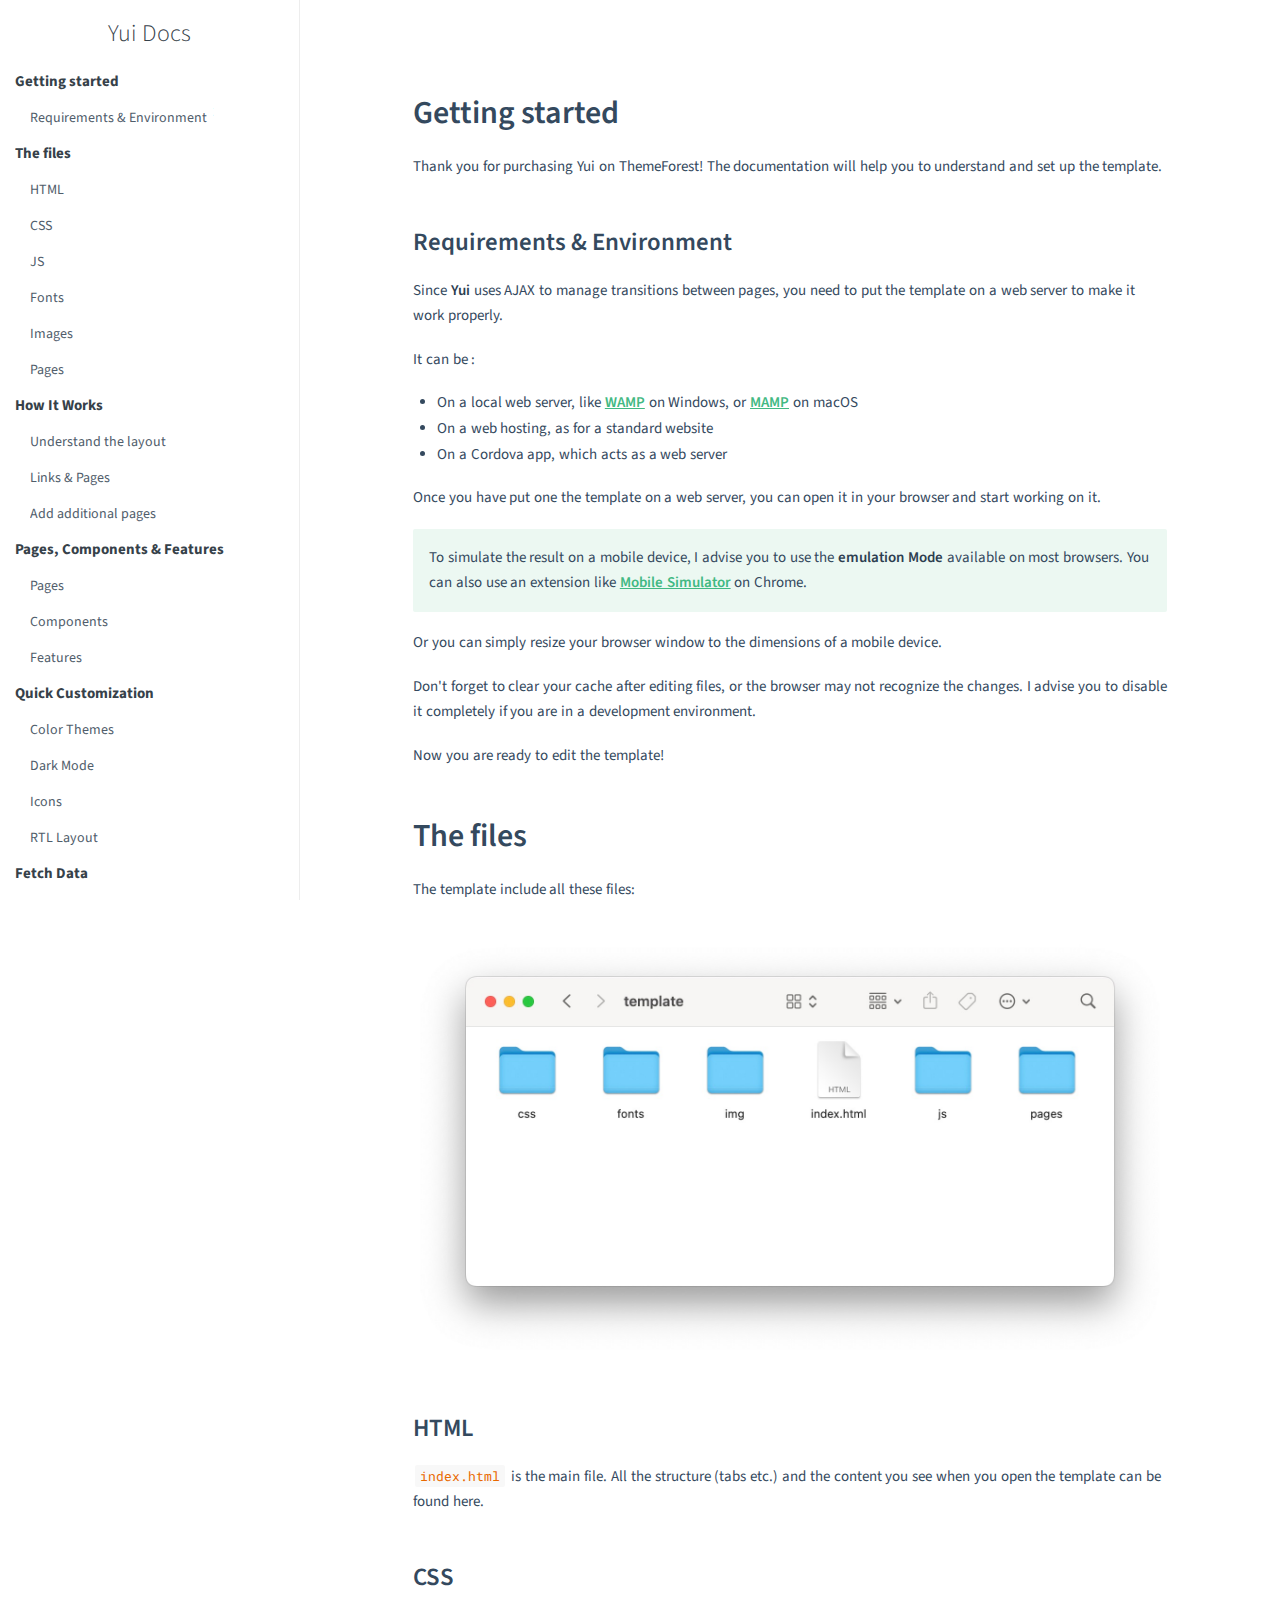
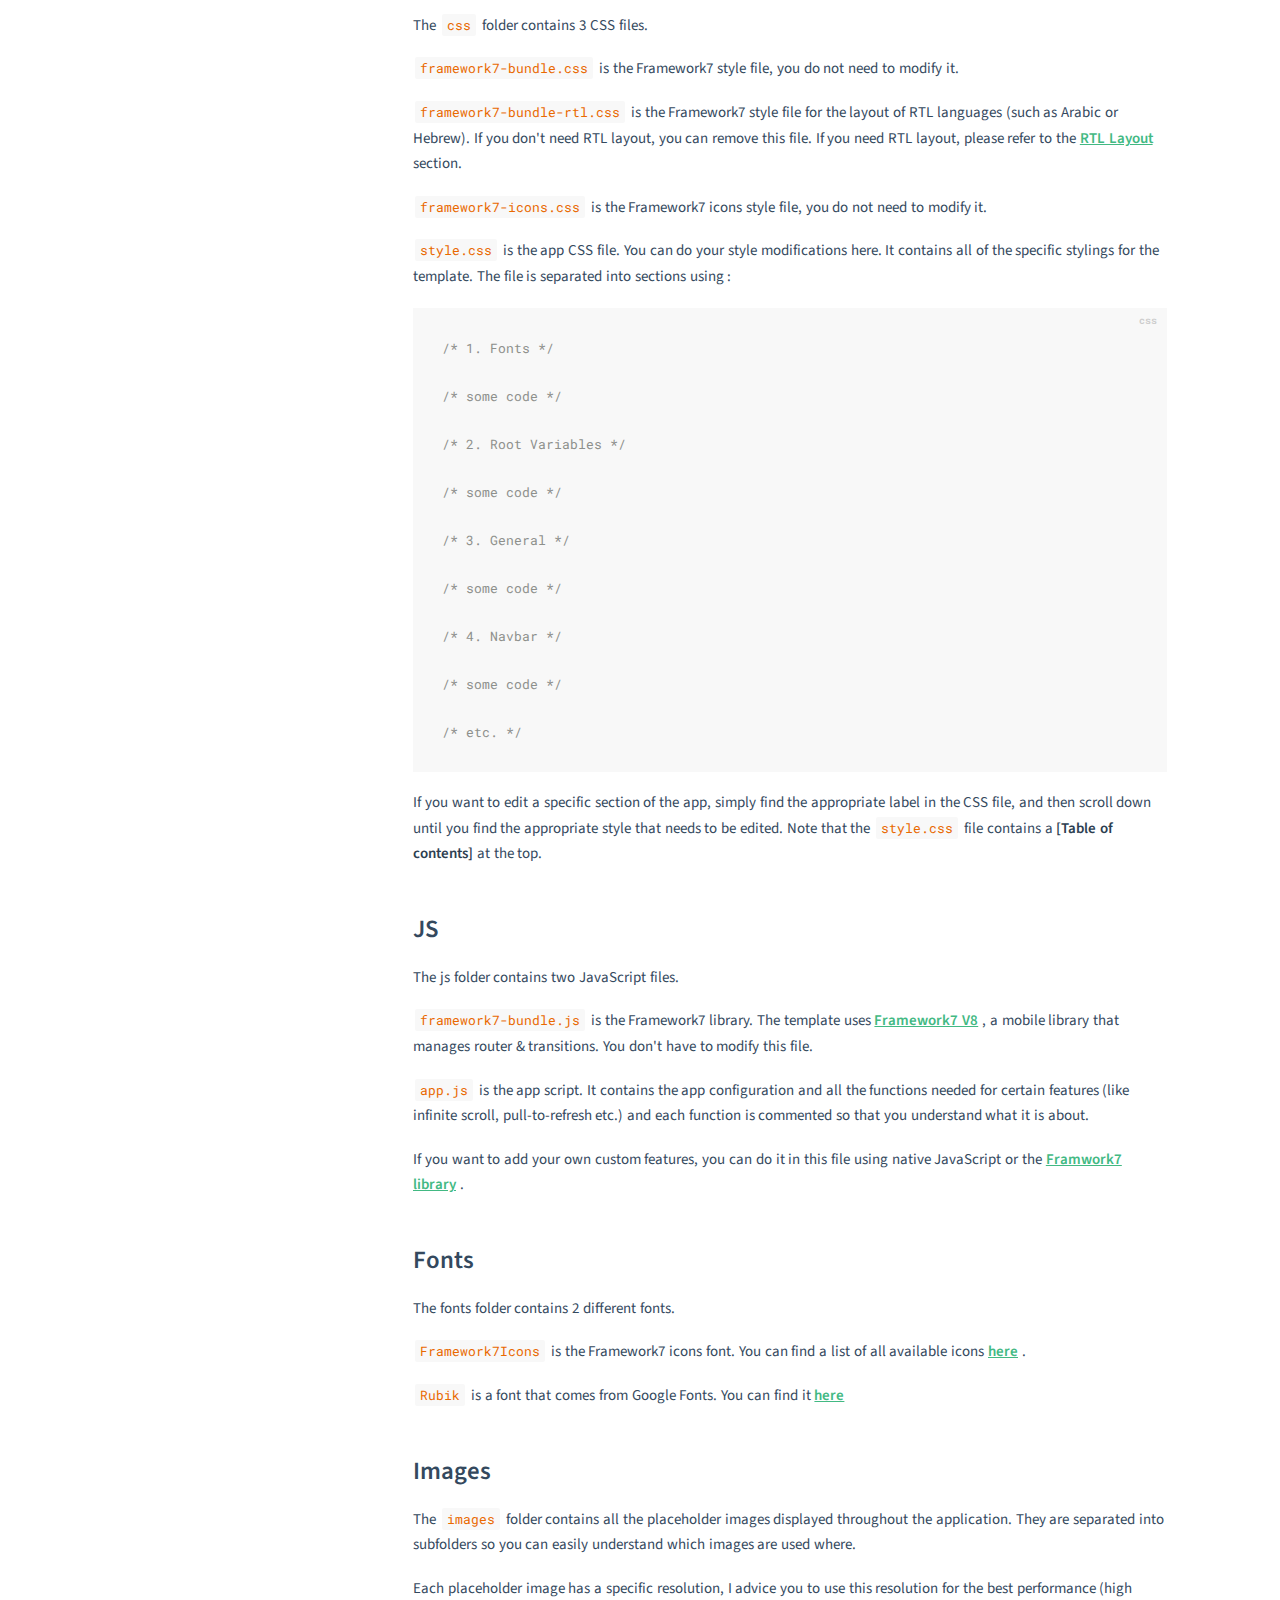
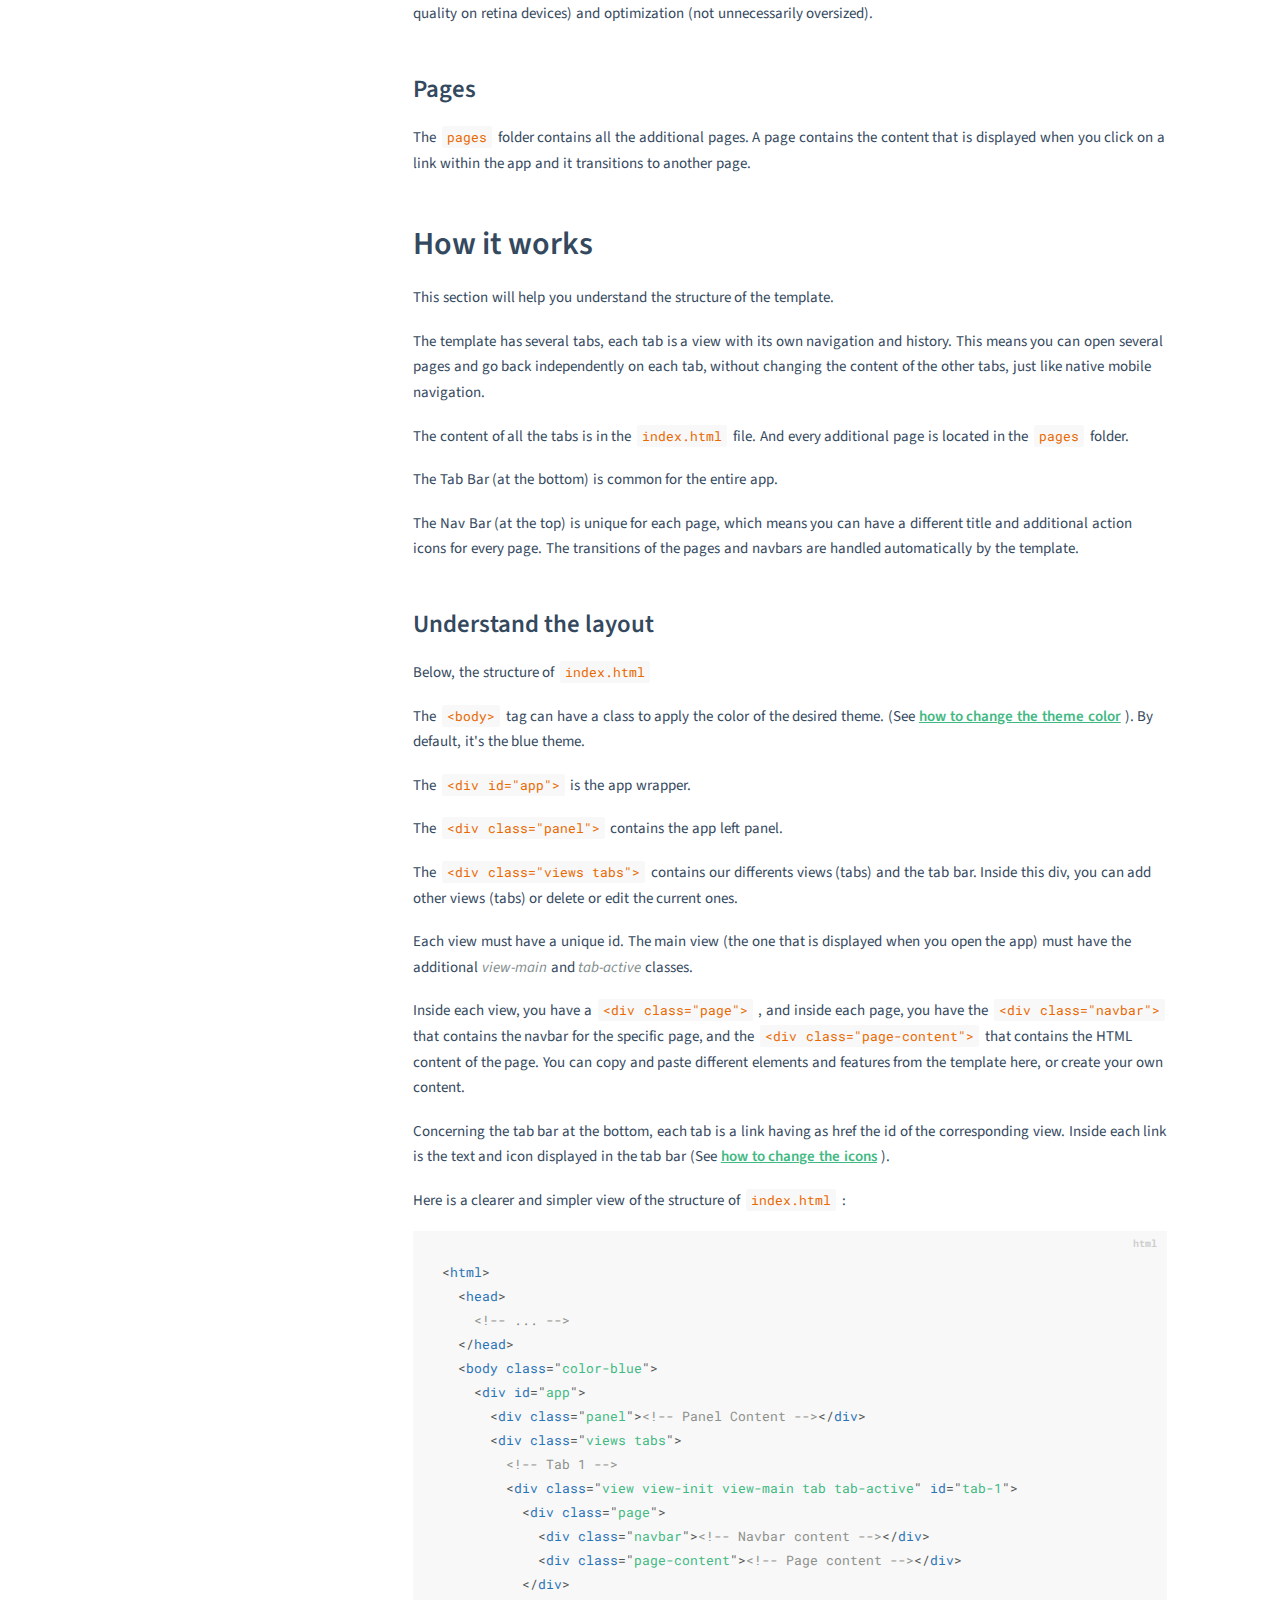
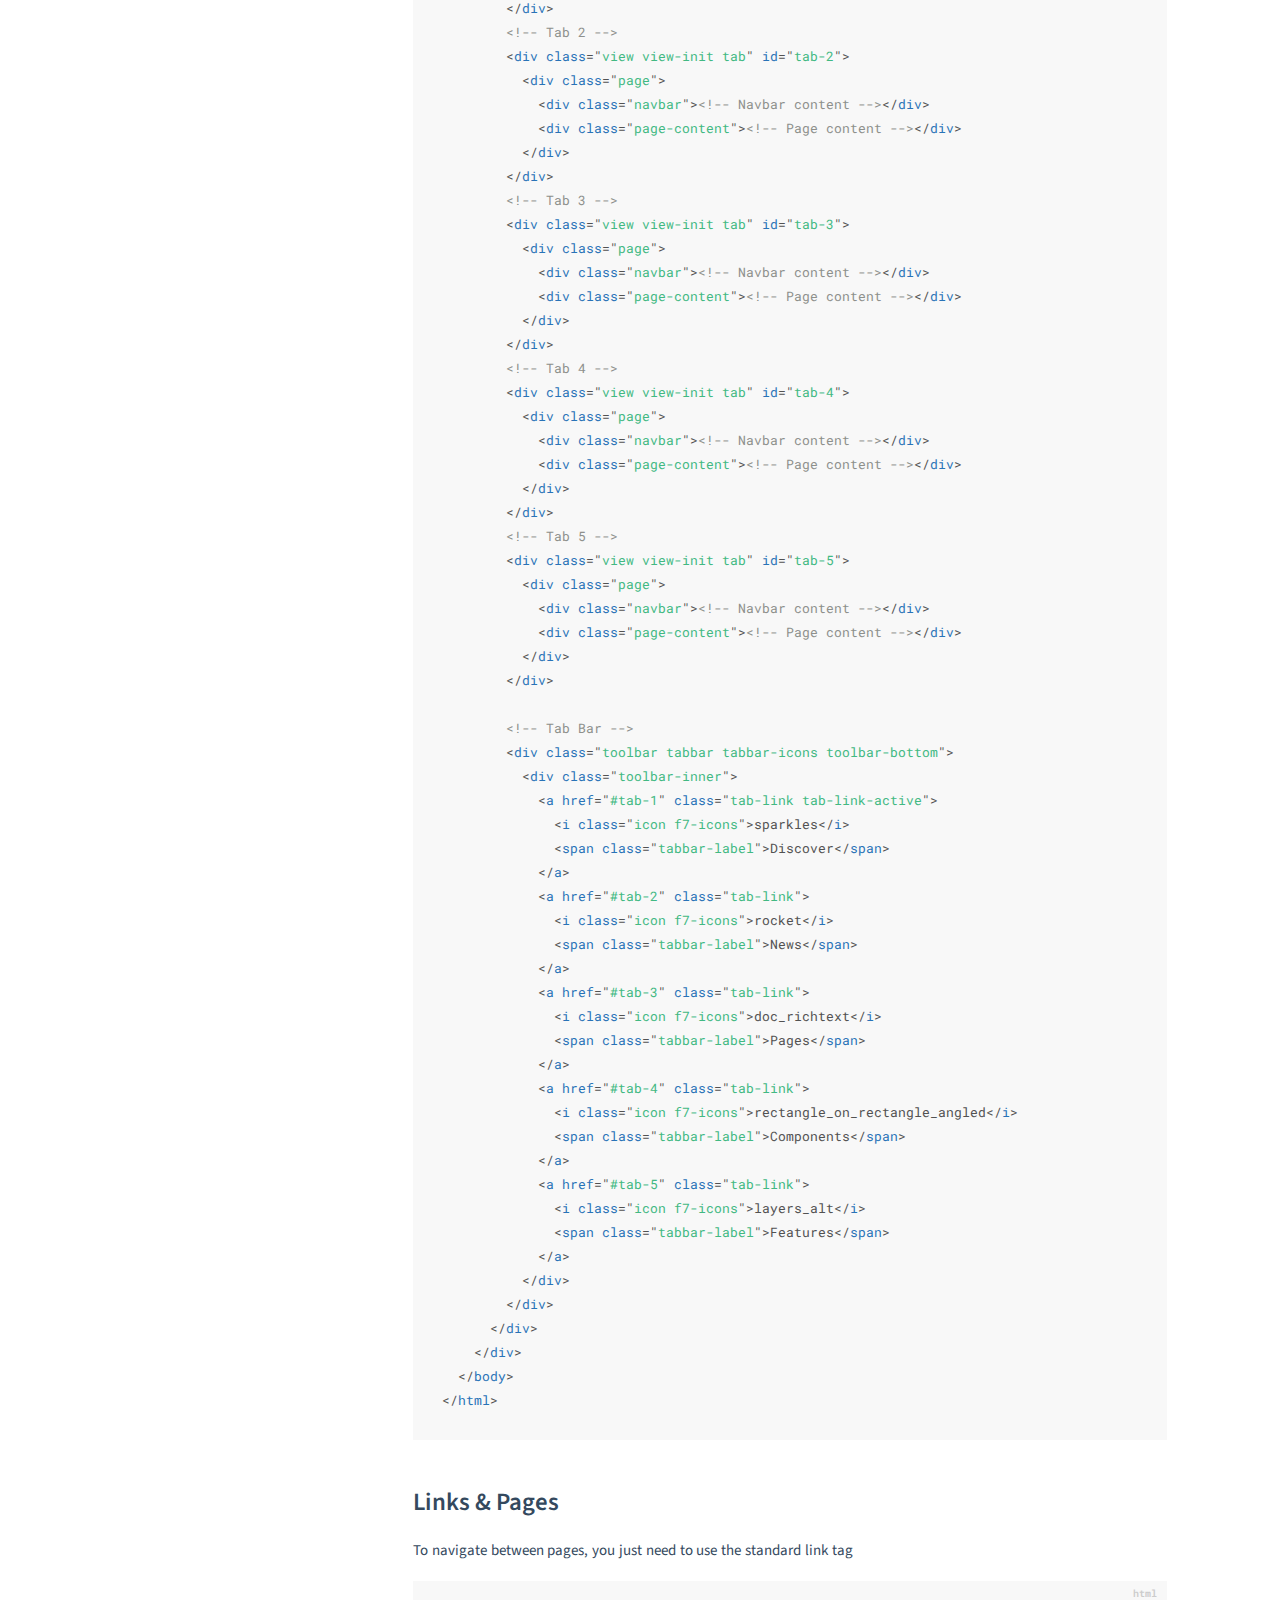
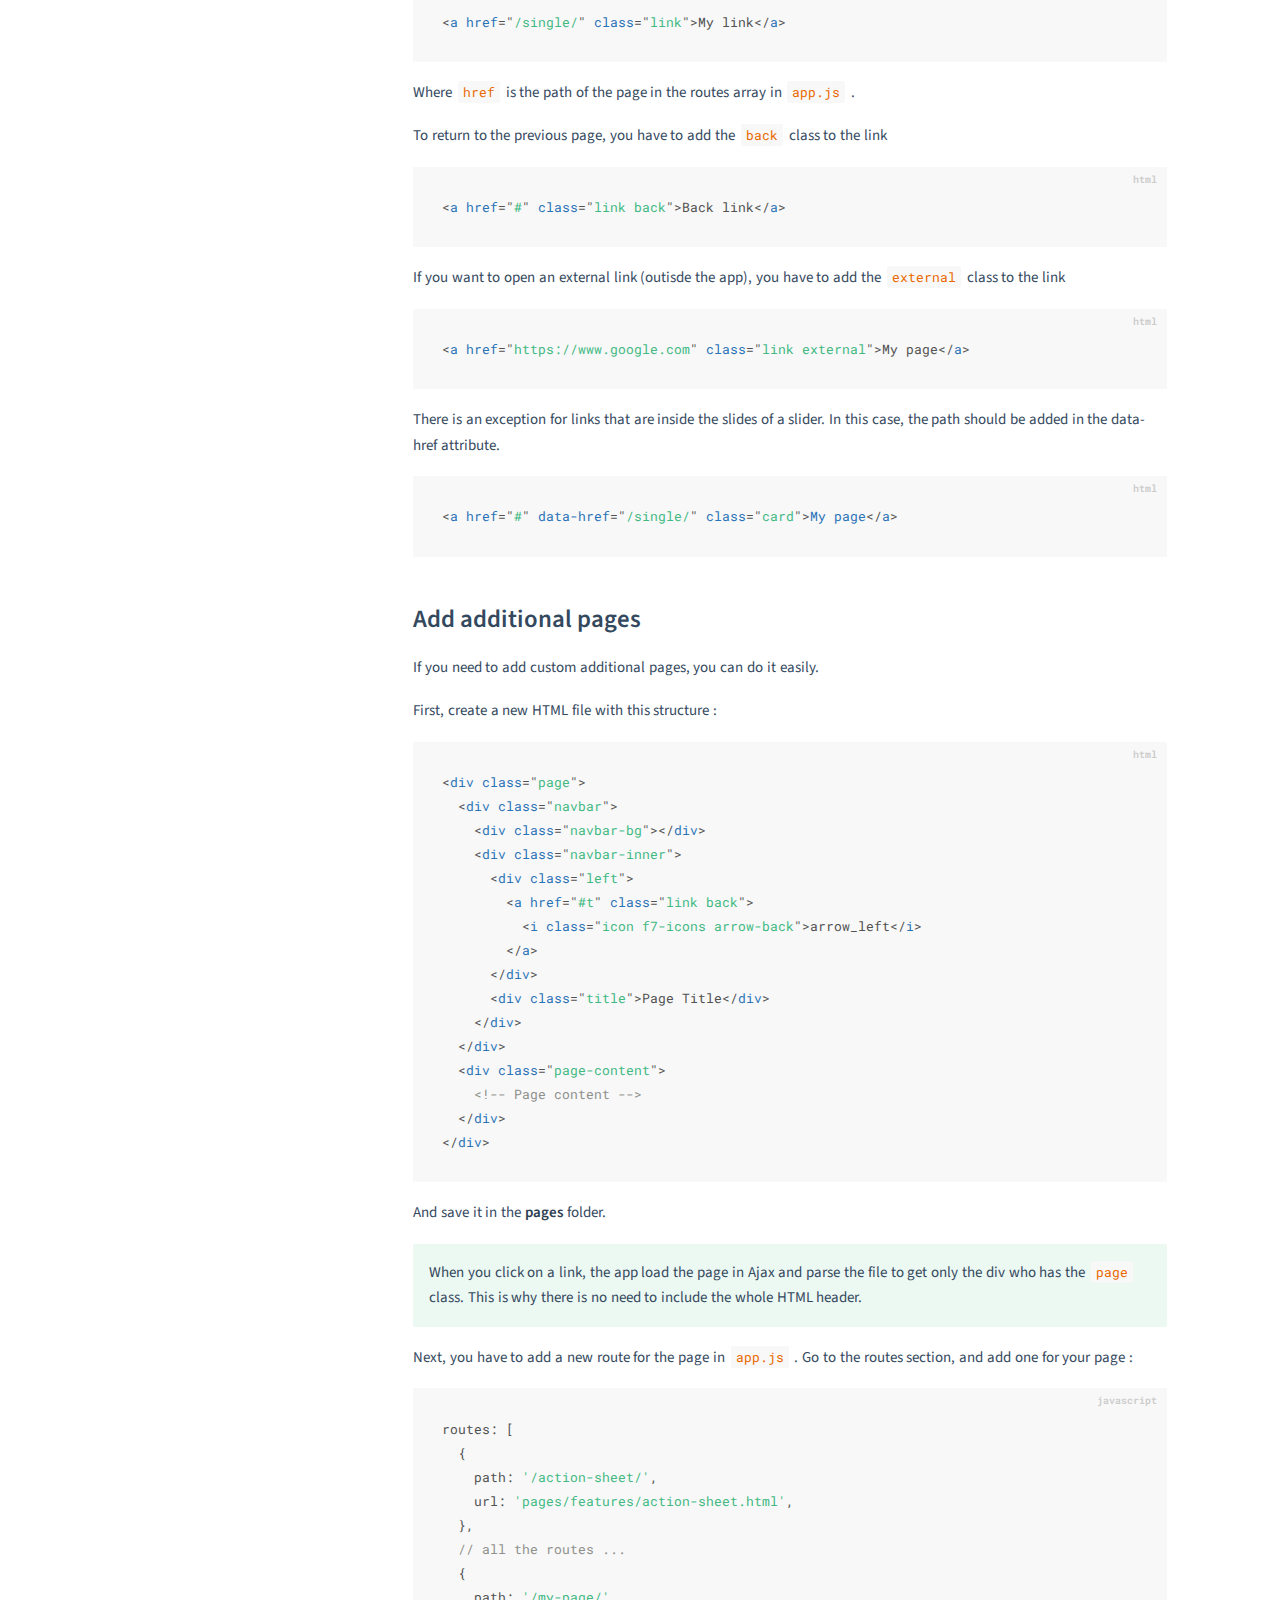
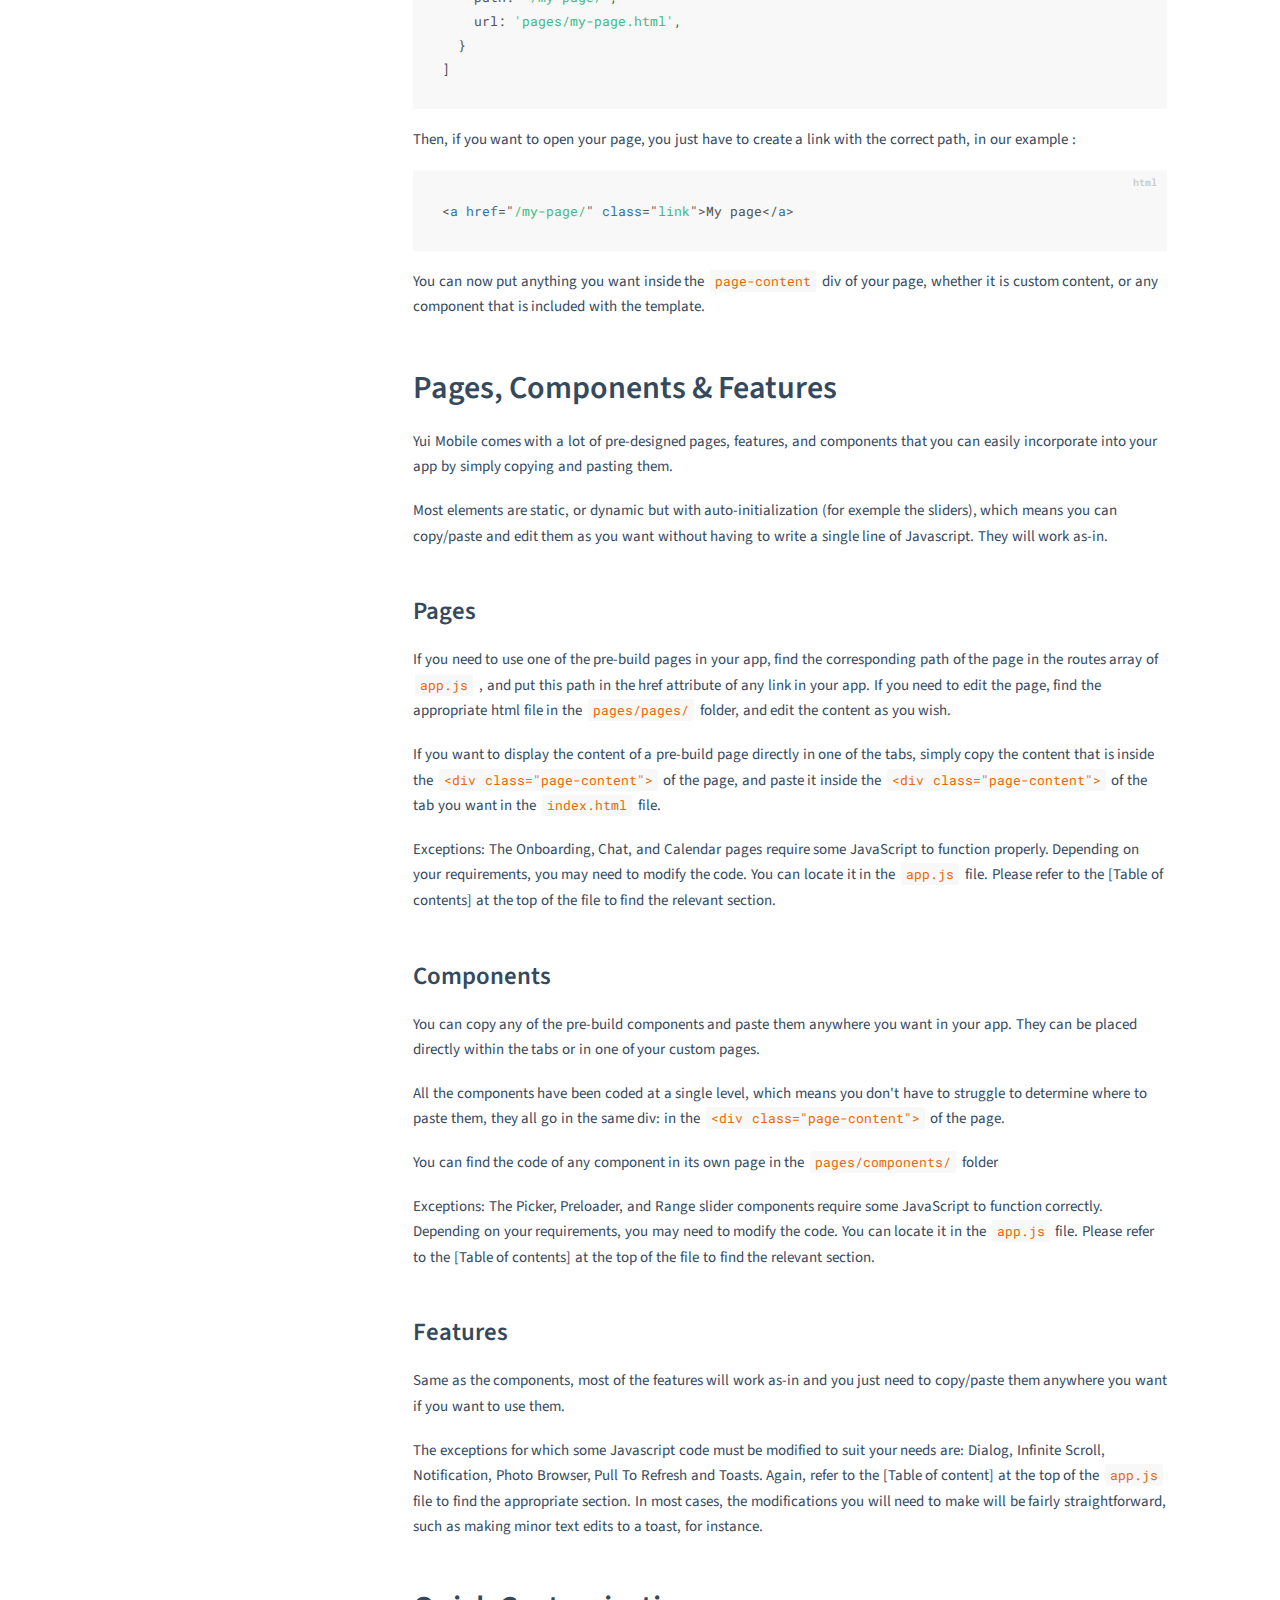
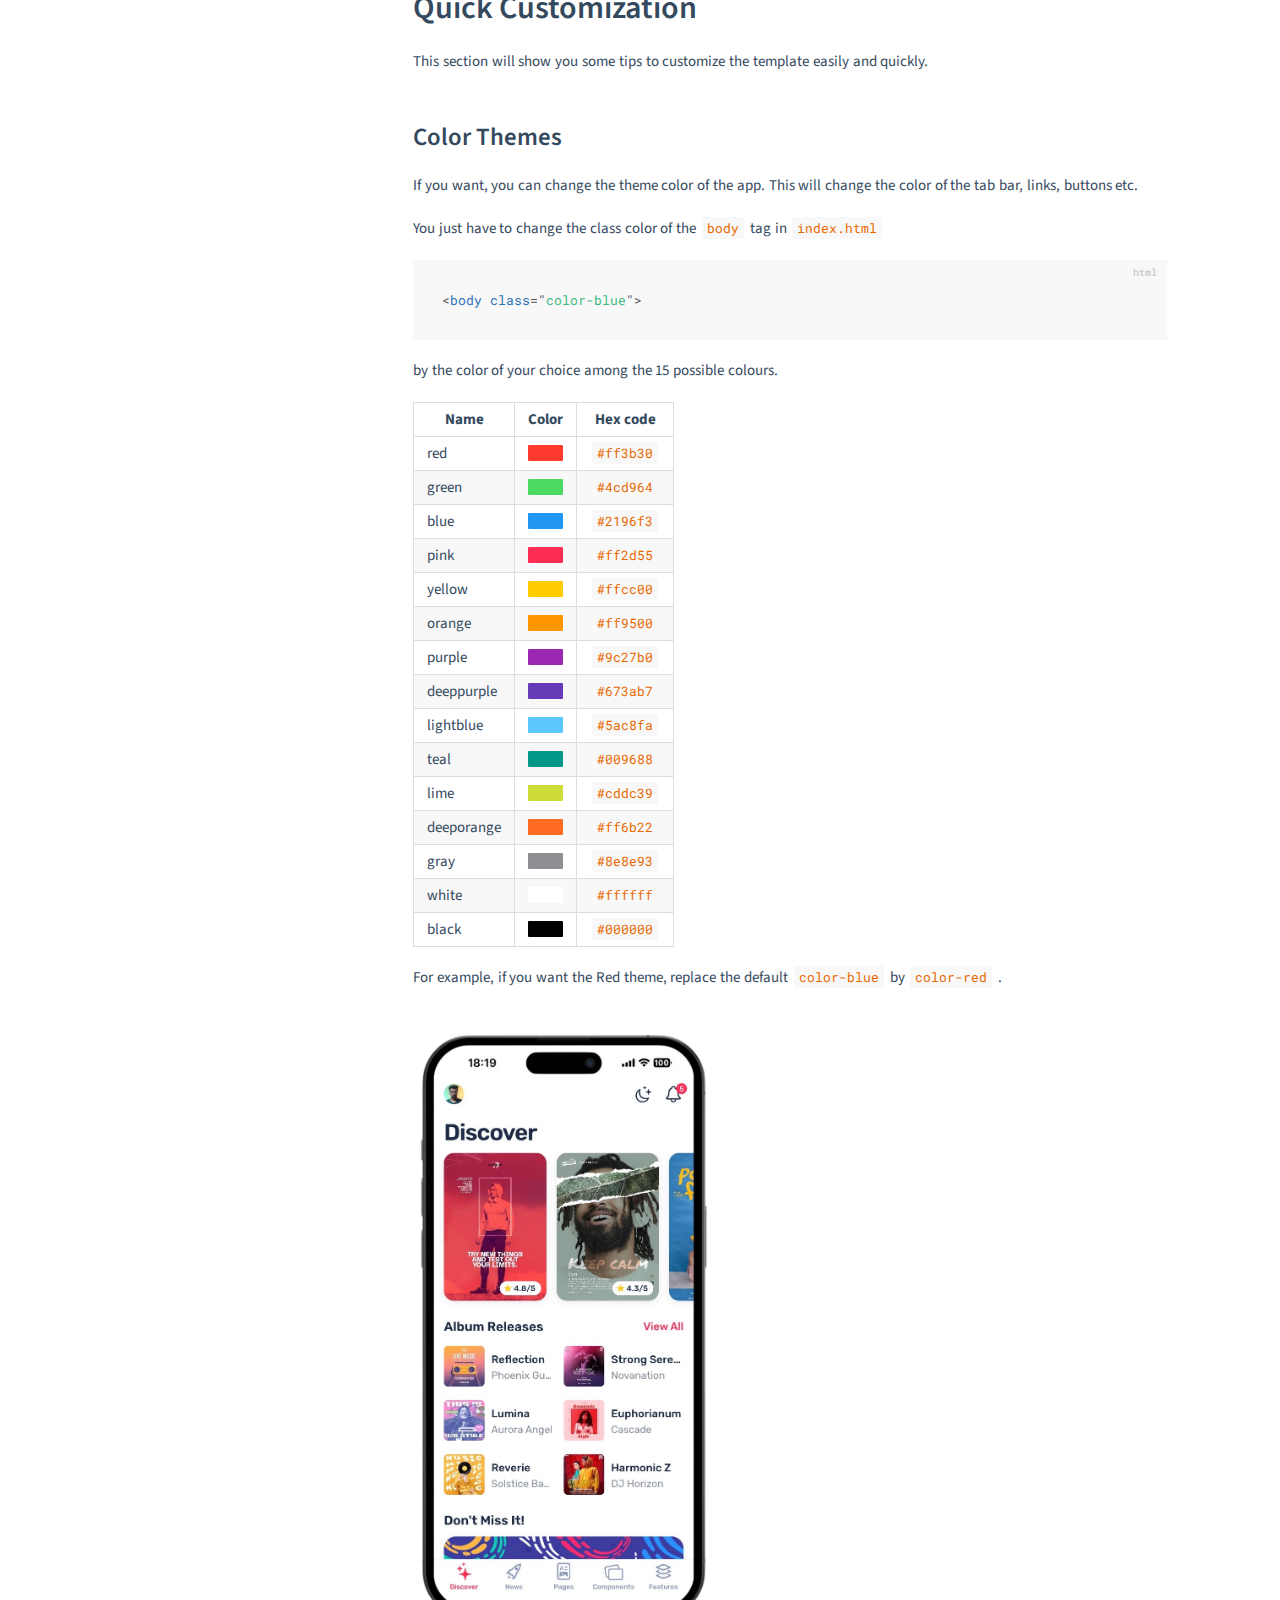
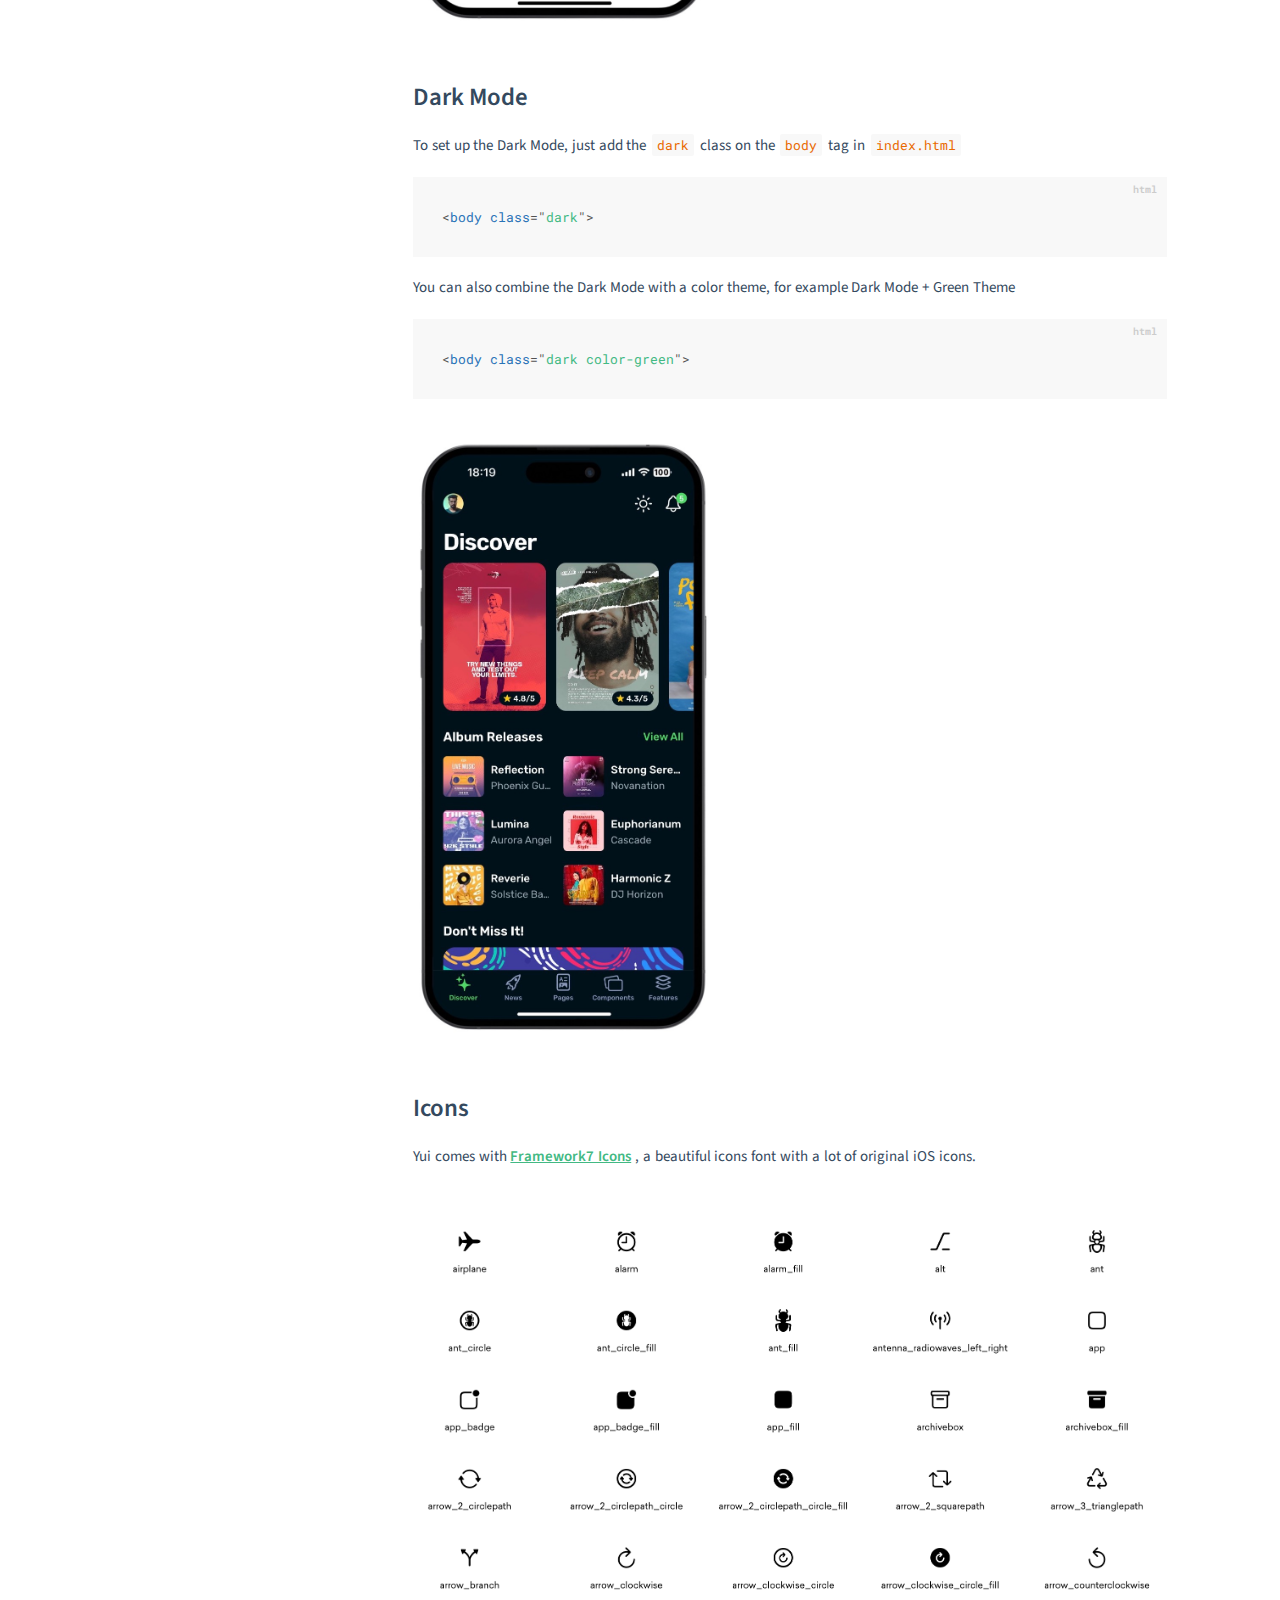
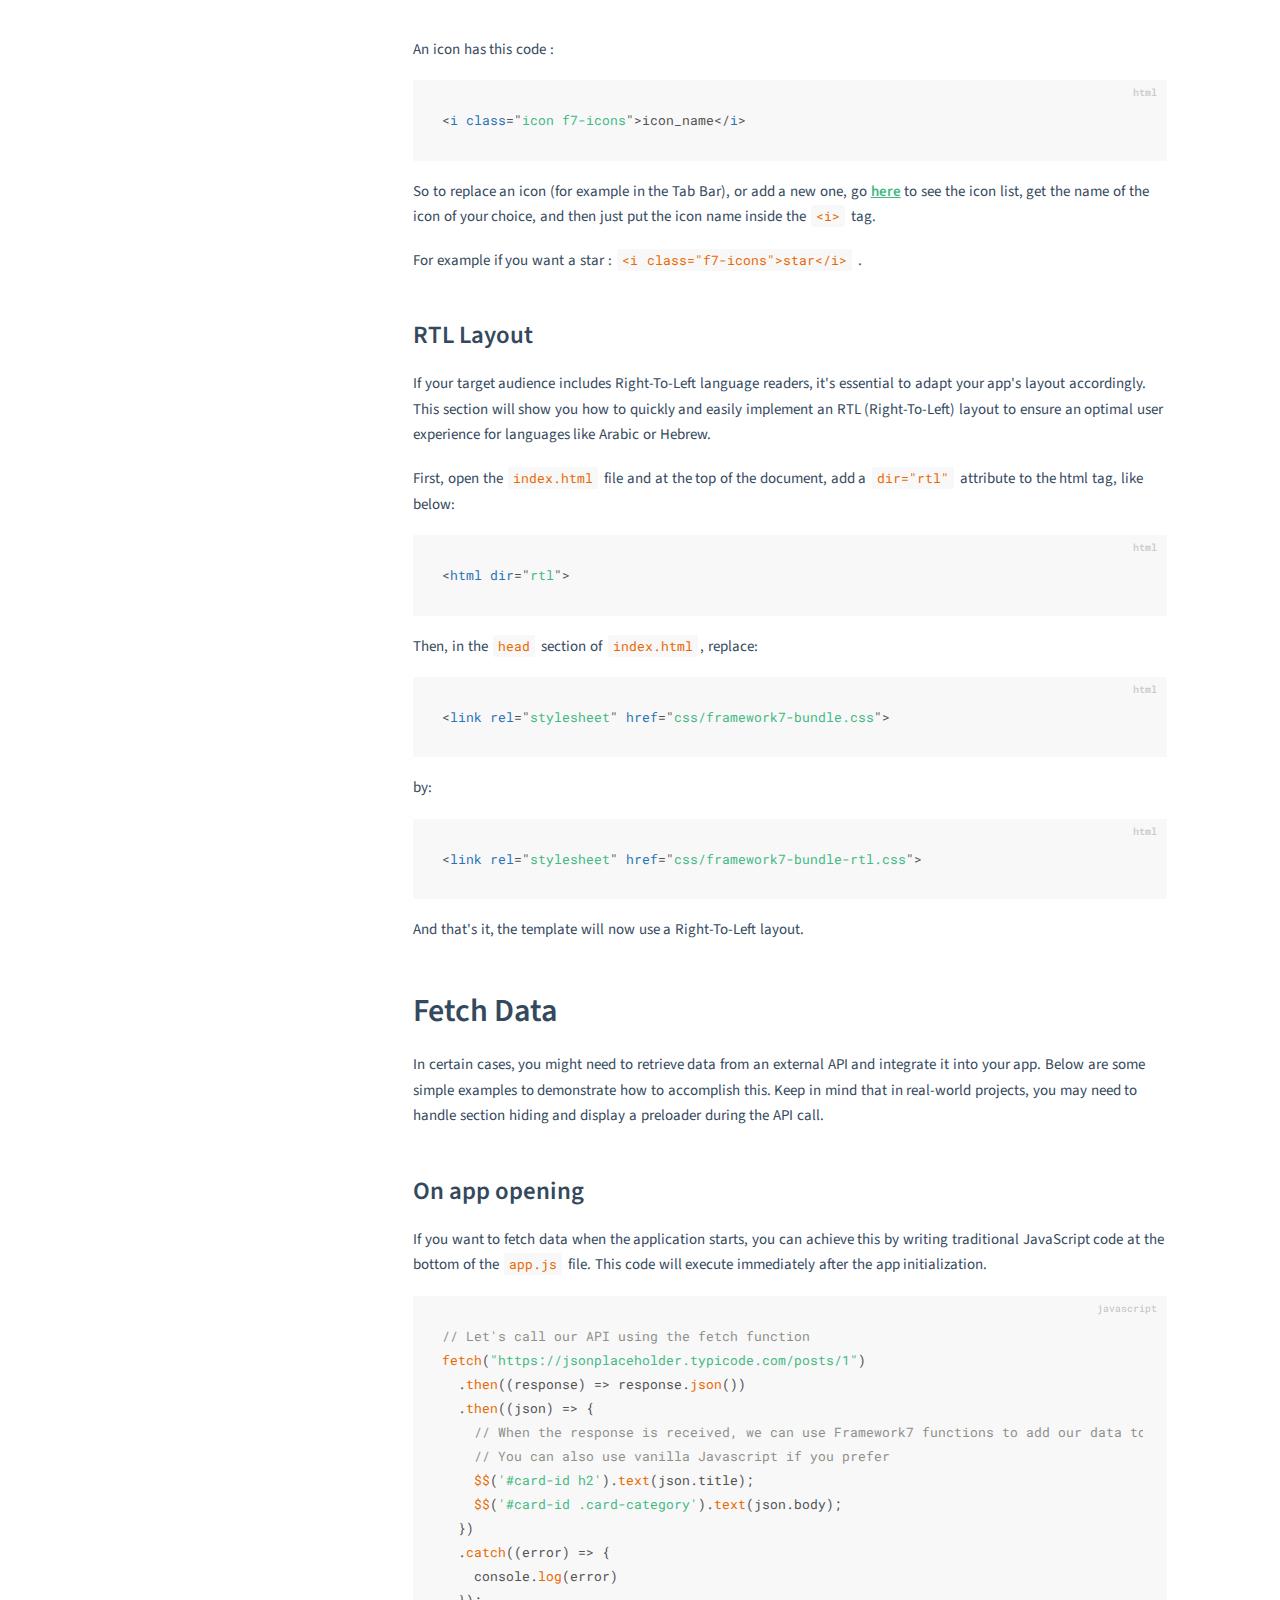
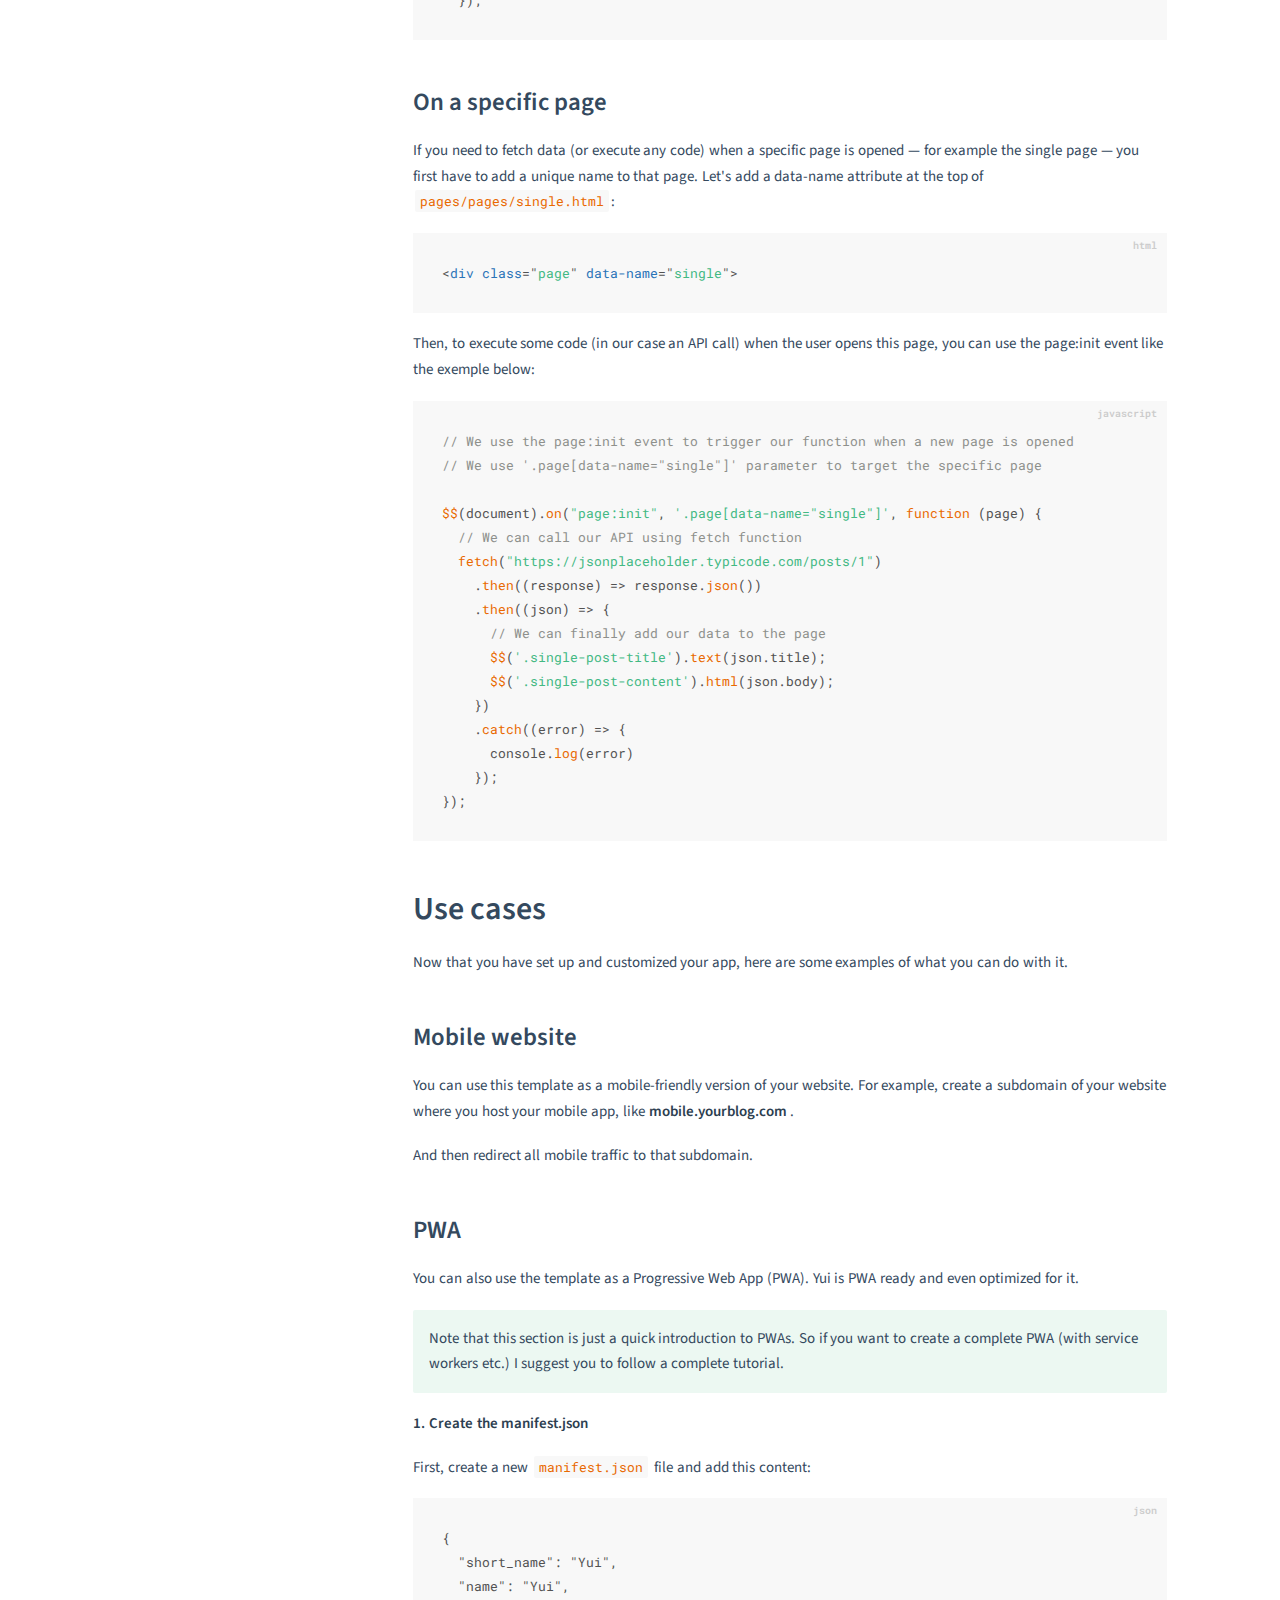
<file: Yui/documentation/index.html>
<html lang="en">
  <head>
    <meta charset="UTF-8" />
    <title>Yui Documentation</title>
    <meta http-equiv="X-UA-Compatible" content="IE=edge,chrome=1" />
    <meta name="description" content="Description" />
    <meta name="viewport"
      content="width=device-width, user-scalable=no, initial-scale=1.0, maximum-scale=1.0, minimum-scale=1.0" />
    <link rel="stylesheet" href="assets/css/vue.css" />
    <link rel="stylesheet" href="assets/css/style.css" />
  </head>
  <body class="ready sticky">
    <main>
      <aside class="sidebar">
        <h1 class="app-name"><a class="app-name-link" data-nosearch="" href="/Projects/Docsify/docs/">Yui Docs</a></h1>
        <div class="sidebar-nav">
          <ul>
            <li><a class="section-link" href="#getting-started" title="Getting started">Getting started</a></li>
            <ul>
              <li><a class="section-link" href="#requirements-amp-environment"
                  title="Requirements &amp; Environment">Requirements &amp; Environment</a></li>
            </ul>
            <li><a class="section-link" href="#the-files" title="The files">The files</a></li>
            <ul>
              <li><a class="section-link" href="#html" title="HTML">HTML</a></li>
              <li><a class="section-link" href="#css" title="CSS">CSS</a></li>
              <li><a class="section-link" href="#js" title="JS">JS</a></li>
              <li><a class="section-link" href="#fonts" title="Fonts">Fonts</a></li>
              <li><a class="section-link" href="#images" title="Images">Images</a></li>
              <li><a class="section-link" href="#pages" title="Pages">Pages</a></li>
            </ul>
            <li><a class="section-link" href="#how-it-works" title="How It Works">How It Works</a></li>
            <ul>
              <li><a class="section-link" href="#understand-the-layout" title="Understand the layout">Understand the
                  layout</a></li>
              <li><a class="section-link" href="#links" title="Links">Links & Pages</a></li>
              <li><a class="section-link" href="#add-additional-pages" title="Add additional pages">Add additional
                  pages</a></li>
            </ul>
            <li><a class="section-link" href="#pcf" title="Pages, Components & Features">Pages, Components &
                Features</a></li>
            <ul>
              <li><a class="section-link" href="#pages2" title="Pages">Pages</a></li>
              <li><a class="section-link" href="#components" title="Components">Components</a></li>
              <li><a class="section-link" href="#features" title="Features">Features</a></li>
            </ul>
            <li><a class="section-link" href="#quick-customization" title="Quick Customization">Quick Customization</a>
            </li>
            <ul>
              <li><a class="section-link" href="#color-themes" title="Color Themes">Color Themes</a></li>
              <li><a class="section-link" href="#dark-mode" title="Dark Mode">Dark Mode</a></li>
              <li><a class="section-link" href="#icons" title="Icons">Icons</a></li>
              <li><a class="section-link" href="#rtl-layout" title="RTL Layout">RTL Layout</a></li>
            </ul>
            <li><a class="section-link" href="#fetch-data" title="Possible uses">Fetch Data</a></li>
            <ul>
              <li><a class="section-link" href="#fetch-app" title="Fetch on app">On app opening</a></li>
              <li><a class="section-link" href="#fetch-page" title="Fetch on page">On aspecific page</a></li>
            </ul>
            <li><a class="section-link" href="#possible-uses" title="Possible uses">Use cases</a></li>
            <ul>
              <li><a class="section-link" href="#mobile-website" title="Mobile website">Mobile website</a></li>
              <li><a class="section-link" href="#pwa" title="PWA">PWA</a></li>
              <li><a class="section-link" href="#native-app-cordova" title="Native App (Cordova)">Native App
                  (Cordova)</a></li>
            </ul>
            <li><a class="section-link" href="#whats-next-" title="What’s next ?">What’s next ?</a></li>
            <ul>
              <li><a class="section-link" href="#support" title="Support">Support</a></li>
              <li><a class="section-link" href="#leave-review" title="Leave review">Leave a Review</a></li>
            </ul>
          </ul>
        </div>
      </aside>
      <section class="content">
        <article class="markdown-section" id="main">
          <h1 id="getting-started">
            <a href="#getting-started" data-id="getting-started" class="anchor"><span>Getting started</span></a>
          </h1>
          <p>Thank you for purchasing Yui on ThemeForest! The documentation will help you to understand and set up the
            template.</p>
          <h2 id="requirements-amp-environment">
            <a href="#requirements-amp-environment" data-id="requirements-amp-environment"
              class="anchor"><span>Requirements &amp; Environment</span></a>
          </h2>
          <p>
            Since
            <strong>Yui</strong>
            uses AJAX to manage transitions between pages, you need to put the template on a web server to make it work
            properly.
          </p>
          <p>It can be :</p>
          <ul>
            <li>
              On a local web server, like
              <a href="http://www.wampserver.com/" target="_blank" rel="noopener">WAMP</a>
              on Windows, or
              <a href="https://www.mamp.info/en/" target="_blank" rel="noopener">MAMP</a>
              on macOS
            </li>
            <li>On a web hosting, as for a standard website</li>
            <li>On a Cordova app, which acts as a web server</li>
          </ul>
          <p>Once you have put one the template on a web server, you can open it in your browser and start working on
            it.</p>
          <p class="warn">
            To simulate the result on a mobile device, I advise you to use the
            <strong>emulation Mode</strong>
            available on most browsers. You can also use an extension like
            <a href="https://chrome.google.com/webstore/detail/mobile-simulator-responsi/ckejmhbmlajgoklhgbapkiccekfoccmk"
              target="”_blank”">Mobile Simulator</a>
            on Chrome.
          </p>
          <p>Or you can simply resize your browser window to the dimensions of a mobile device.</p>
          <p>Don't forget to clear your cache after editing files, or the browser may not recognize the changes. I
            advise you to disable it completely if you are in a development environment.</p>
          <p>Now you are ready to edit the template!</p>
          <h1 id="the-files">
            <a href="#the-files" data-id="the-files" class="anchor"><span>The files</span></a>
          </h1>
          <p>The template include all these files:</p>
          <p><img src="assets/img/files.jpg" data-origin="img/files.png" alt="Files" width="800"
              class="medium-zoom-image" /></p>
          <h2 id="html">
            <a href="#html" data-id="html" class="anchor"><span>HTML</span></a>
          </h2>
          <p>
            <code>index.html</code>
            is the main file. All the structure (tabs etc.) and the content you see when you open the template can be
            found here.
          </p>
          <h2 id="css">
            <a href="#css" data-id="css" class="anchor"><span>CSS</span></a>
          </h2>
          <p>
            The
            <code>css</code>
            folder contains 3 CSS files.
          </p>
          <p>
            <code>framework7-bundle.css</code>
            is the Framework7 style file, you do not need to modify it.
          </p>
          <p>
            <code>framework7-bundle-rtl.css</code>
            is the Framework7 style file for the layout of RTL languages (such as Arabic or Hebrew). If you don't need
            RTL layout, you can remove this file. If you need RTL layout, please refer to the <a href="#rtl-layout">RTL
              Layout</a> section.
          </p>
          <p>
            <code>framework7-icons.css</code>
            is the Framework7 icons style file, you do not need to modify it.
          </p>
          <p>
            <code>style.css</code>
            is the app CSS file. You can do your style modifications here. It contains all of the specific stylings for
            the template. The file is separated into sections using :
          </p>
          <pre v-pre="" data-lang="css"><code class="lang-css"><span class="token comment">/* 1. Fonts */</span>

<span class="token comment">/* some code */</span>

<span class="token comment">/* 2. Root Variables */</span>

<span class="token comment">/* some code */</span>

<span class="token comment">/* 3. General */</span>

<span class="token comment">/* some code */</span>

<span class="token comment">/* 4. Navbar */</span>

<span class="token comment">/* some code */</span>

<span class="token comment">/* etc. */</span></code></pre>
          <p>
            If you want to edit a specific section of the app, simply find the appropriate label in the CSS file, and
            then scroll down until you find the appropriate style that needs to be edited. Note that the
            <code>style.css</code>
            file contains a
            <strong>[Table of contents]</strong>
            at the top.
          </p>
          <h2 id="js">
            <a href="#js" data-id="js" class="anchor"><span>JS</span></a>
          </h2>
          <p>The js folder contains two JavaScript files.</p>
          <p>
            <code>framework7-bundle.js</code>
            is the Framework7 library. The template uses
            <a href="https://framework7.io/docs/" target="_blank" rel="noopener">Framework7 V8</a>
            , a mobile library that manages router &amp; transitions. You don't have to modify this file.
          </p>
          <p>
            <code>app.js</code>
            is the app script. It contains the app configuration and all the functions needed for certain features (like
            infinite scroll, pull-to-refresh etc.) and each function is commented so that you understand what it is
            about.
          </p>
          <p>
            If you want to add your own custom features, you can do it in this file using native JavaScript or the
            <a href="https://framework7.io/docs/dom7" target="_blank">Framwork7 library</a>
            .
          </p>
          <h2 id="fonts">
            <a href="#fonts" data-id="fonts" class="anchor"><span>Fonts</span></a>
          </h2>
          <p>The fonts folder contains 2 different fonts.</p>
          <p>
            <code>Framework7Icons</code>
            is the Framework7 icons font. You can find a list of all available icons
            <a href="https://framework7.io/icons/" target="_blank">here</a>
            .
          </p>
          <p>
            <code>Rubik</code>
            is a font that comes from Google Fonts. You can find it
            <a href="https://fonts.google.com/specimen/Rubik" target="_blank">here</a>
          </p>
          <h2 id="images">
            <a href="#images" data-id="images" class="anchor"><span>Images</span></a>
          </h2>
          <p>
            The
            <code>images</code>
            folder contains all the placeholder images displayed throughout the application. They are separated into
            subfolders so you can easily understand which images are used where.
          </p>
          <p>Each placeholder image has a specific resolution, I advice you to use this resolution for the best
            performance (high quality on retina devices) and optimization (not unnecessarily oversized).</p>
          <h2 id="pages">
            <a href="#pages" data-id="pages" class="anchor"><span>Pages</span></a>
          </h2>
          <p>
            The
            <code>pages</code>
            folder contains all the additional pages. A page contains the content that is displayed when you click on a
            link within the app and it transitions to another page.
          </p>

          <h1 id="how-it-works">
            <a href="#how-it works" data-id="how-it-works" class="anchor"><span>How it works</span></a>
          </h1>
          <p>This section will help you understand the structure of the template.</p>
          <p>
            The template has several tabs, each tab is a view with its own navigation and history. This means you can
            open several pages and go back independently on each tab, without changing the content of the other tabs,
            just like native mobile
            navigation.
          </p>
          <p>
            The content of all the tabs is in the
            <code>index.html</code>
            file. And every additional page is located in the
            <code>pages</code>
            folder.
          </p>
          <p>The Tab Bar (at the bottom) is common for the entire app.</p>
          <p>
            The Nav Bar (at the top) is unique for each page, which means you can have a different title and additional
            action icons for every page. The transitions of the pages and navbars are handled automatically by the
            template.
          </p>
          <h2 id="understand-the-layout">
            <a href="#understand-the-layout" data-id="understand-the-layout" class="anchor"><span>Understand the
                layout</span></a>
          </h2>
          <p>
            Below, the structure of
            <code>index.html</code>
          </p>
          <p>
            The
            <code>&lt;body&gt;</code>
            tag can have a class to apply the color of the desired theme. (See
            <a href="#color-themes">how to change the theme color</a>
            ). By default, it's the blue theme.
          </p>
          <p>
            The
            <code>&lt;div id="app"&gt;</code>
            is the app wrapper.
          </p>
          <p>
            The
            <code>&lt;div class="panel"&gt;</code>
            contains the app left panel.
          </p>
          <p>
            The
            <code>&lt;div class="views tabs"&gt;</code>
            contains our differents views (tabs) and the tab bar. Inside this div, you can add other views (tabs) or
            delete or edit the current ones.
          </p>
          <p>
            Each view must have a unique id. The main view (the one that is displayed when you open the app) must have
            the additional
            <em>view-main</em>
            and
            <em>tab-active</em>
            classes.
          </p>
          <p>
            Inside each view, you have a
            <code>&lt;div class="page"&gt;</code>
            , and inside each page, you have the
            <code>&lt;div class="navbar"&gt;</code>
            that contains the navbar for the specific page, and the
            <code>&lt;div class="page-content"&gt;</code>
            that contains the HTML content of the page. You can copy and paste different elements and features from the
            template here, or create your own content.
          </p>
          <p>
            Concerning the tab bar at the bottom, each tab is a link having as href the id of the corresponding view.
            Inside each link is the text and icon displayed in the tab bar (See
            <a href="#icons">how to change the icons</a>
            ).
          </p>
          <p>
            Here is a clearer and simpler view of the structure of
            <code>index.html</code>
            :
          </p>
          <pre v-pre=""
            data-lang="html"><code class="lang-html"><span class="token tag"><span class="token tag"><span class="token punctuation">&lt;</span>html</span><span class="token punctuation">&gt;</span></span>
  <span class="token tag"><span class="token tag"><span class="token punctuation">&lt;</span>head</span><span class="token punctuation">&gt;</span></span>
    <span class="token comment">&lt;!-- ... --&gt;</span>
  <span class="token tag"><span class="token tag"><span class="token punctuation">&lt;/</span>head</span><span class="token punctuation">&gt;</span></span>
  <span class="token tag"><span class="token tag"><span class="token punctuation">&lt;</span>body</span> <span class="token attr-name">class</span><span class="token attr-value"><span class="token punctuation attr-equals">=</span><span class="token punctuation">"</span>color-blue<span class="token punctuation">"</span></span><span class="token punctuation">&gt;</span></span>
    <span class="token tag"><span class="token tag"><span class="token punctuation">&lt;</span>div</span> <span class="token attr-name">id</span><span class="token attr-value"><span class="token punctuation attr-equals">=</span><span class="token punctuation">"</span>app<span class="token punctuation">"</span></span><span class="token punctuation">&gt;</span></span>
      <span class="token tag"><span class="token tag"><span class="token punctuation">&lt;</span>div</span> <span class="token attr-name">class</span><span class="token attr-value"><span class="token punctuation attr-equals">=</span><span class="token punctuation">"</span>panel<span class="token punctuation">"</span></span><span class="token punctuation">&gt;</span></span><span class="token comment">&lt;!-- Panel Content --&gt;</span><span class="token tag"><span class="token tag"><span class="token punctuation">&lt;/</span>div</span><span class="token punctuation">&gt;</span></span>
      <span class="token tag"><span class="token tag"><span class="token punctuation">&lt;</span>div</span> <span class="token attr-name">class</span><span class="token attr-value"><span class="token punctuation attr-equals">=</span><span class="token punctuation">"</span>views tabs<span class="token punctuation">"</span></span><span class="token punctuation">&gt;</span></span>
        <span class="token comment">&lt;!-- Tab 1 --&gt;</span>
        <span class="token tag"><span class="token tag"><span class="token punctuation">&lt;</span>div</span> <span class="token attr-name">class</span><span class="token attr-value"><span class="token punctuation attr-equals">=</span><span class="token punctuation">"</span>view view-init view-main tab tab-active<span class="token punctuation">"</span></span> <span class="token attr-name">id</span><span class="token attr-value"><span class="token punctuation attr-equals">=</span><span class="token punctuation">"</span>tab-1<span class="token punctuation">"</span></span><span class="token punctuation">&gt;</span></span>
          <span class="token tag"><span class="token tag"><span class="token punctuation">&lt;</span>div</span> <span class="token attr-name">class</span><span class="token attr-value"><span class="token punctuation attr-equals">=</span><span class="token punctuation">"</span>page<span class="token punctuation">"</span></span><span class="token punctuation">&gt;</span></span>
            <span class="token tag"><span class="token tag"><span class="token punctuation">&lt;</span>div</span> <span class="token attr-name">class</span><span class="token attr-value"><span class="token punctuation attr-equals">=</span><span class="token punctuation">"</span>navbar<span class="token punctuation">"</span></span><span class="token punctuation">&gt;</span></span><span class="token comment">&lt;!-- Navbar content --&gt;</span><span class="token tag"><span class="token tag"><span class="token punctuation">&lt;/</span>div</span><span class="token punctuation">&gt;</span></span>
            <span class="token tag"><span class="token tag"><span class="token punctuation">&lt;</span>div</span> <span class="token attr-name">class</span><span class="token attr-value"><span class="token punctuation attr-equals">=</span><span class="token punctuation">"</span>page-content<span class="token punctuation">"</span></span><span class="token punctuation">&gt;</span></span><span class="token comment">&lt;!-- Page content --&gt;</span><span class="token tag"><span class="token tag"><span class="token punctuation">&lt;/</span>div</span><span class="token punctuation">&gt;</span></span>
          <span class="token tag"><span class="token tag"><span class="token punctuation">&lt;/</span>div</span><span class="token punctuation">&gt;</span></span>
        <span class="token tag"><span class="token tag"><span class="token punctuation">&lt;/</span>div</span><span class="token punctuation">&gt;</span></span>
        <span class="token comment">&lt;!-- Tab 2 --&gt;</span>
        <span class="token tag"><span class="token tag"><span class="token punctuation">&lt;</span>div</span> <span class="token attr-name">class</span><span class="token attr-value"><span class="token punctuation attr-equals">=</span><span class="token punctuation">"</span>view view-init tab<span class="token punctuation">"</span></span> <span class="token attr-name">id</span><span class="token attr-value"><span class="token punctuation attr-equals">=</span><span class="token punctuation">"</span>tab-2<span class="token punctuation">"</span></span><span class="token punctuation">&gt;</span></span>
          <span class="token tag"><span class="token tag"><span class="token punctuation">&lt;</span>div</span> <span class="token attr-name">class</span><span class="token attr-value"><span class="token punctuation attr-equals">=</span><span class="token punctuation">"</span>page<span class="token punctuation">"</span></span><span class="token punctuation">&gt;</span></span>
            <span class="token tag"><span class="token tag"><span class="token punctuation">&lt;</span>div</span> <span class="token attr-name">class</span><span class="token attr-value"><span class="token punctuation attr-equals">=</span><span class="token punctuation">"</span>navbar<span class="token punctuation">"</span></span><span class="token punctuation">&gt;</span></span><span class="token comment">&lt;!-- Navbar content --&gt;</span><span class="token tag"><span class="token tag"><span class="token punctuation">&lt;/</span>div</span><span class="token punctuation">&gt;</span></span>
            <span class="token tag"><span class="token tag"><span class="token punctuation">&lt;</span>div</span> <span class="token attr-name">class</span><span class="token attr-value"><span class="token punctuation attr-equals">=</span><span class="token punctuation">"</span>page-content<span class="token punctuation">"</span></span><span class="token punctuation">&gt;</span></span><span class="token comment">&lt;!-- Page content --&gt;</span><span class="token tag"><span class="token tag"><span class="token punctuation">&lt;/</span>div</span><span class="token punctuation">&gt;</span></span>
          <span class="token tag"><span class="token tag"><span class="token punctuation">&lt;/</span>div</span><span class="token punctuation">&gt;</span></span>
        <span class="token tag"><span class="token tag"><span class="token punctuation">&lt;/</span>div</span><span class="token punctuation">&gt;</span></span>
        <span class="token comment">&lt;!-- Tab 3 --&gt;</span>
        <span class="token tag"><span class="token tag"><span class="token punctuation">&lt;</span>div</span> <span class="token attr-name">class</span><span class="token attr-value"><span class="token punctuation attr-equals">=</span><span class="token punctuation">"</span>view view-init tab<span class="token punctuation">"</span></span> <span class="token attr-name">id</span><span class="token attr-value"><span class="token punctuation attr-equals">=</span><span class="token punctuation">"</span>tab-3<span class="token punctuation">"</span></span><span class="token punctuation">&gt;</span></span>
          <span class="token tag"><span class="token tag"><span class="token punctuation">&lt;</span>div</span> <span class="token attr-name">class</span><span class="token attr-value"><span class="token punctuation attr-equals">=</span><span class="token punctuation">"</span>page<span class="token punctuation">"</span></span><span class="token punctuation">&gt;</span></span>
            <span class="token tag"><span class="token tag"><span class="token punctuation">&lt;</span>div</span> <span class="token attr-name">class</span><span class="token attr-value"><span class="token punctuation attr-equals">=</span><span class="token punctuation">"</span>navbar<span class="token punctuation">"</span></span><span class="token punctuation">&gt;</span></span><span class="token comment">&lt;!-- Navbar content --&gt;</span><span class="token tag"><span class="token tag"><span class="token punctuation">&lt;/</span>div</span><span class="token punctuation">&gt;</span></span>
            <span class="token tag"><span class="token tag"><span class="token punctuation">&lt;</span>div</span> <span class="token attr-name">class</span><span class="token attr-value"><span class="token punctuation attr-equals">=</span><span class="token punctuation">"</span>page-content<span class="token punctuation">"</span></span><span class="token punctuation">&gt;</span></span><span class="token comment">&lt;!-- Page content --&gt;</span><span class="token tag"><span class="token tag"><span class="token punctuation">&lt;/</span>div</span><span class="token punctuation">&gt;</span></span>
          <span class="token tag"><span class="token tag"><span class="token punctuation">&lt;/</span>div</span><span class="token punctuation">&gt;</span></span>
        <span class="token tag"><span class="token tag"><span class="token punctuation">&lt;/</span>div</span><span class="token punctuation">&gt;</span></span>
        <span class="token comment">&lt;!-- Tab 4 --&gt;</span>
        <span class="token tag"><span class="token tag"><span class="token punctuation">&lt;</span>div</span> <span class="token attr-name">class</span><span class="token attr-value"><span class="token punctuation attr-equals">=</span><span class="token punctuation">"</span>view view-init tab<span class="token punctuation">"</span></span> <span class="token attr-name">id</span><span class="token attr-value"><span class="token punctuation attr-equals">=</span><span class="token punctuation">"</span>tab-4<span class="token punctuation">"</span></span><span class="token punctuation">&gt;</span></span>
          <span class="token tag"><span class="token tag"><span class="token punctuation">&lt;</span>div</span> <span class="token attr-name">class</span><span class="token attr-value"><span class="token punctuation attr-equals">=</span><span class="token punctuation">"</span>page<span class="token punctuation">"</span></span><span class="token punctuation">&gt;</span></span>
            <span class="token tag"><span class="token tag"><span class="token punctuation">&lt;</span>div</span> <span class="token attr-name">class</span><span class="token attr-value"><span class="token punctuation attr-equals">=</span><span class="token punctuation">"</span>navbar<span class="token punctuation">"</span></span><span class="token punctuation">&gt;</span></span><span class="token comment">&lt;!-- Navbar content --&gt;</span><span class="token tag"><span class="token tag"><span class="token punctuation">&lt;/</span>div</span><span class="token punctuation">&gt;</span></span>
            <span class="token tag"><span class="token tag"><span class="token punctuation">&lt;</span>div</span> <span class="token attr-name">class</span><span class="token attr-value"><span class="token punctuation attr-equals">=</span><span class="token punctuation">"</span>page-content<span class="token punctuation">"</span></span><span class="token punctuation">&gt;</span></span><span class="token comment">&lt;!-- Page content --&gt;</span><span class="token tag"><span class="token tag"><span class="token punctuation">&lt;/</span>div</span><span class="token punctuation">&gt;</span></span>
          <span class="token tag"><span class="token tag"><span class="token punctuation">&lt;/</span>div</span><span class="token punctuation">&gt;</span></span>
        <span class="token tag"><span class="token tag"><span class="token punctuation">&lt;/</span>div</span><span class="token punctuation">&gt;</span></span>
        <span class="token comment">&lt;!-- Tab 5 --&gt;</span>
        <span class="token tag"><span class="token tag"><span class="token punctuation">&lt;</span>div</span> <span class="token attr-name">class</span><span class="token attr-value"><span class="token punctuation attr-equals">=</span><span class="token punctuation">"</span>view view-init tab<span class="token punctuation">"</span></span> <span class="token attr-name">id</span><span class="token attr-value"><span class="token punctuation attr-equals">=</span><span class="token punctuation">"</span>tab-5<span class="token punctuation">"</span></span><span class="token punctuation">&gt;</span></span>
          <span class="token tag"><span class="token tag"><span class="token punctuation">&lt;</span>div</span> <span class="token attr-name">class</span><span class="token attr-value"><span class="token punctuation attr-equals">=</span><span class="token punctuation">"</span>page<span class="token punctuation">"</span></span><span class="token punctuation">&gt;</span></span>
            <span class="token tag"><span class="token tag"><span class="token punctuation">&lt;</span>div</span> <span class="token attr-name">class</span><span class="token attr-value"><span class="token punctuation attr-equals">=</span><span class="token punctuation">"</span>navbar<span class="token punctuation">"</span></span><span class="token punctuation">&gt;</span></span><span class="token comment">&lt;!-- Navbar content --&gt;</span><span class="token tag"><span class="token tag"><span class="token punctuation">&lt;/</span>div</span><span class="token punctuation">&gt;</span></span>
            <span class="token tag"><span class="token tag"><span class="token punctuation">&lt;</span>div</span> <span class="token attr-name">class</span><span class="token attr-value"><span class="token punctuation attr-equals">=</span><span class="token punctuation">"</span>page-content<span class="token punctuation">"</span></span><span class="token punctuation">&gt;</span></span><span class="token comment">&lt;!-- Page content --&gt;</span><span class="token tag"><span class="token tag"><span class="token punctuation">&lt;/</span>div</span><span class="token punctuation">&gt;</span></span>
          <span class="token tag"><span class="token tag"><span class="token punctuation">&lt;/</span>div</span><span class="token punctuation">&gt;</span></span>
        <span class="token tag"><span class="token tag"><span class="token punctuation">&lt;/</span>div</span><span class="token punctuation">&gt;</span></span>
        
        <span class="token comment">&lt;!-- Tab Bar --&gt;</span>
        <span class="token tag"><span class="token tag"><span class="token punctuation">&lt;</span>div</span> <span class="token attr-name">class</span><span class="token attr-value"><span class="token punctuation attr-equals">=</span><span class="token punctuation">"</span>toolbar tabbar tabbar-icons toolbar-bottom<span class="token punctuation">"</span></span><span class="token punctuation">&gt;</span></span>
          <span class="token tag"><span class="token tag"><span class="token punctuation">&lt;</span>div</span> <span class="token attr-name">class</span><span class="token attr-value"><span class="token punctuation attr-equals">=</span><span class="token punctuation">"</span>toolbar-inner<span class="token punctuation">"</span></span><span class="token punctuation">&gt;</span></span>
            <span class="token tag"><span class="token tag"><span class="token punctuation">&lt;</span>a</span> <span class="token attr-name">href</span><span class="token attr-value"><span class="token punctuation attr-equals">=</span><span class="token punctuation">"</span>#tab-1<span class="token punctuation">"</span></span> <span class="token attr-name">class</span><span class="token attr-value"><span class="token punctuation attr-equals">=</span><span class="token punctuation">"</span>tab-link tab-link-active<span class="token punctuation">"</span></span><span class="token punctuation">&gt;</span></span>
              <span class="token tag"><span class="token tag"><span class="token punctuation">&lt;</span>i</span> <span class="token attr-name">class</span><span class="token attr-value"><span class="token punctuation attr-equals">=</span><span class="token punctuation">"</span>icon f7-icons<span class="token punctuation">"</span></span><span class="token punctuation">&gt;</span></span>sparkles<span class="token tag"><span class="token tag"><span class="token punctuation">&lt;/</span>i</span><span class="token punctuation">&gt;</span></span>
              <span class="token tag"><span class="token tag"><span class="token punctuation">&lt;</span>span</span> <span class="token attr-name">class</span><span class="token attr-value"><span class="token punctuation attr-equals">=</span><span class="token punctuation">"</span>tabbar-label<span class="token punctuation">"</span></span><span class="token punctuation">&gt;</span></span>Discover<span class="token tag"><span class="token tag"><span class="token punctuation">&lt;/</span>span</span><span class="token punctuation">&gt;</span></span>
            <span class="token tag"><span class="token tag"><span class="token punctuation">&lt;/</span>a</span><span class="token punctuation">&gt;</span></span>
            <span class="token tag"><span class="token tag"><span class="token punctuation">&lt;</span>a</span> <span class="token attr-name">href</span><span class="token attr-value"><span class="token punctuation attr-equals">=</span><span class="token punctuation">"</span>#tab-2<span class="token punctuation">"</span></span> <span class="token attr-name">class</span><span class="token attr-value"><span class="token punctuation attr-equals">=</span><span class="token punctuation">"</span>tab-link<span class="token punctuation">"</span></span><span class="token punctuation">&gt;</span></span>
              <span class="token tag"><span class="token tag"><span class="token punctuation">&lt;</span>i</span> <span class="token attr-name">class</span><span class="token attr-value"><span class="token punctuation attr-equals">=</span><span class="token punctuation">"</span>icon f7-icons<span class="token punctuation">"</span></span><span class="token punctuation">&gt;</span></span>rocket<span class="token tag"><span class="token tag"><span class="token punctuation">&lt;/</span>i</span><span class="token punctuation">&gt;</span></span>
              <span class="token tag"><span class="token tag"><span class="token punctuation">&lt;</span>span</span> <span class="token attr-name">class</span><span class="token attr-value"><span class="token punctuation attr-equals">=</span><span class="token punctuation">"</span>tabbar-label<span class="token punctuation">"</span></span><span class="token punctuation">&gt;</span></span>News<span class="token tag"><span class="token tag"><span class="token punctuation">&lt;/</span>span</span><span class="token punctuation">&gt;</span></span>
            <span class="token tag"><span class="token tag"><span class="token punctuation">&lt;/</span>a</span><span class="token punctuation">&gt;</span></span>
            <span class="token tag"><span class="token tag"><span class="token punctuation">&lt;</span>a</span> <span class="token attr-name">href</span><span class="token attr-value"><span class="token punctuation attr-equals">=</span><span class="token punctuation">"</span>#tab-3<span class="token punctuation">"</span></span> <span class="token attr-name">class</span><span class="token attr-value"><span class="token punctuation attr-equals">=</span><span class="token punctuation">"</span>tab-link<span class="token punctuation">"</span></span><span class="token punctuation">&gt;</span></span>
              <span class="token tag"><span class="token tag"><span class="token punctuation">&lt;</span>i</span> <span class="token attr-name">class</span><span class="token attr-value"><span class="token punctuation attr-equals">=</span><span class="token punctuation">"</span>icon f7-icons<span class="token punctuation">"</span></span><span class="token punctuation">&gt;</span></span>doc_richtext<span class="token tag"><span class="token tag"><span class="token punctuation">&lt;/</span>i</span><span class="token punctuation">&gt;</span></span>
              <span class="token tag"><span class="token tag"><span class="token punctuation">&lt;</span>span</span> <span class="token attr-name">class</span><span class="token attr-value"><span class="token punctuation attr-equals">=</span><span class="token punctuation">"</span>tabbar-label<span class="token punctuation">"</span></span><span class="token punctuation">&gt;</span></span>Pages<span class="token tag"><span class="token tag"><span class="token punctuation">&lt;/</span>span</span><span class="token punctuation">&gt;</span></span>
            <span class="token tag"><span class="token tag"><span class="token punctuation">&lt;/</span>a</span><span class="token punctuation">&gt;</span></span>
            <span class="token tag"><span class="token tag"><span class="token punctuation">&lt;</span>a</span> <span class="token attr-name">href</span><span class="token attr-value"><span class="token punctuation attr-equals">=</span><span class="token punctuation">"</span>#tab-4<span class="token punctuation">"</span></span> <span class="token attr-name">class</span><span class="token attr-value"><span class="token punctuation attr-equals">=</span><span class="token punctuation">"</span>tab-link<span class="token punctuation">"</span></span><span class="token punctuation">&gt;</span></span>
              <span class="token tag"><span class="token tag"><span class="token punctuation">&lt;</span>i</span> <span class="token attr-name">class</span><span class="token attr-value"><span class="token punctuation attr-equals">=</span><span class="token punctuation">"</span>icon f7-icons<span class="token punctuation">"</span></span><span class="token punctuation">&gt;</span></span>rectangle_on_rectangle_angled<span class="token tag"><span class="token tag"><span class="token punctuation">&lt;/</span>i</span><span class="token punctuation">&gt;</span></span>
              <span class="token tag"><span class="token tag"><span class="token punctuation">&lt;</span>span</span> <span class="token attr-name">class</span><span class="token attr-value"><span class="token punctuation attr-equals">=</span><span class="token punctuation">"</span>tabbar-label<span class="token punctuation">"</span></span><span class="token punctuation">&gt;</span></span>Components<span class="token tag"><span class="token tag"><span class="token punctuation">&lt;/</span>span</span><span class="token punctuation">&gt;</span></span>
            <span class="token tag"><span class="token tag"><span class="token punctuation">&lt;/</span>a</span><span class="token punctuation">&gt;</span></span>
            <span class="token tag"><span class="token tag"><span class="token punctuation">&lt;</span>a</span> <span class="token attr-name">href</span><span class="token attr-value"><span class="token punctuation attr-equals">=</span><span class="token punctuation">"</span>#tab-5<span class="token punctuation">"</span></span> <span class="token attr-name">class</span><span class="token attr-value"><span class="token punctuation attr-equals">=</span><span class="token punctuation">"</span>tab-link<span class="token punctuation">"</span></span><span class="token punctuation">&gt;</span></span>
              <span class="token tag"><span class="token tag"><span class="token punctuation">&lt;</span>i</span> <span class="token attr-name">class</span><span class="token attr-value"><span class="token punctuation attr-equals">=</span><span class="token punctuation">"</span>icon f7-icons<span class="token punctuation">"</span></span><span class="token punctuation">&gt;</span></span>layers_alt<span class="token tag"><span class="token tag"><span class="token punctuation">&lt;/</span>i</span><span class="token punctuation">&gt;</span></span>
              <span class="token tag"><span class="token tag"><span class="token punctuation">&lt;</span>span</span> <span class="token attr-name">class</span><span class="token attr-value"><span class="token punctuation attr-equals">=</span><span class="token punctuation">"</span>tabbar-label<span class="token punctuation">"</span></span><span class="token punctuation">&gt;</span></span>Features<span class="token tag"><span class="token tag"><span class="token punctuation">&lt;/</span>span</span><span class="token punctuation">&gt;</span></span>
            <span class="token tag"><span class="token tag"><span class="token punctuation">&lt;/</span>a</span><span class="token punctuation">&gt;</span></span>
          <span class="token tag"><span class="token tag"><span class="token punctuation">&lt;/</span>div</span><span class="token punctuation">&gt;</span></span>
        <span class="token tag"><span class="token tag"><span class="token punctuation">&lt;/</span>div</span><span class="token punctuation">&gt;</span></span>
      <span class="token tag"><span class="token tag"><span class="token punctuation">&lt;/</span>div</span><span class="token punctuation">&gt;</span></span>
    <span class="token tag"><span class="token tag"><span class="token punctuation">&lt;/</span>div</span><span class="token punctuation">&gt;</span></span>
  <span class="token tag"><span class="token tag"><span class="token punctuation">&lt;/</span>body</span><span class="token punctuation">&gt;</span></span>
<span class="token tag"><span class="token tag"><span class="token punctuation">&lt;/</span>html</span><span class="token punctuation">&gt;</span></span></code></pre>
          <h2 id="links">
            <a href="#links" data-id="links" class="anchor"><span>Links & Pages</span></a>
          </h2>
          <p>To navigate between pages, you just need to use the standard link tag</p>
          <pre v-pre=""
            data-lang="html"><code class="lang-html"><span class="token tag"><span class="token tag"><span class="token punctuation">&lt;</span>a</span> <span class="token attr-name">href</span><span class="token attr-value"><span class="token punctuation attr-equals">=</span><span class="token punctuation">"</span>/single/<span class="token punctuation">"</span></span> <span class="token attr-name">class</span><span class="token attr-value"><span class="token punctuation attr-equals">=</span><span class="token punctuation">"</span>link<span class="token punctuation">"</span></span><span class="token punctuation">&gt;</span></span>My link<span class="token tag"><span class="token tag"><span class="token punctuation">&lt;/</span>a</span><span class="token punctuation">&gt;</span></span></code></pre>
          <p>
            Where
            <code>href</code>
            is the path of the page in the routes array in
            <code>app.js</code>
            .
          </p>
          <p>
            To return to the previous page, you have to add the
            <code>back</code>
            class to the link
          </p>
          <pre v-pre=""
            data-lang="html"><code class="lang-html"><span class="token tag"><span class="token tag"><span class="token punctuation">&lt;</span>a</span> <span class="token attr-name">href</span><span class="token attr-value"><span class="token punctuation attr-equals">=</span><span class="token punctuation">"</span>#<span class="token punctuation">"</span></span> <span class="token attr-name">class</span><span class="token attr-value"><span class="token punctuation attr-equals">=</span><span class="token punctuation">"</span>link back<span class="token punctuation">"</span></span><span class="token punctuation">&gt;</span></span>Back link<span class="token tag"><span class="token tag"><span class="token punctuation">&lt;/</span>a</span><span class="token punctuation">&gt;</span></span></code></pre>
          <p>
            If you want to open an external link (outisde the app), you have to add the
            <code>external</code>
            class to the link
          </p>
          <pre v-pre=""
            data-lang="html"><code class="lang-html"><span class="token tag"><span class="token tag"><span class="token punctuation">&lt;</span>a</span> <span class="token attr-name">href</span><span class="token attr-value"><span class="token punctuation attr-equals">=</span><span class="token punctuation">"</span>https://www.google.com<span class="token punctuation">"</span></span> <span class="token attr-name">class</span><span class="token attr-value"><span class="token punctuation attr-equals">=</span><span class="token punctuation">"</span>link external<span class="token punctuation">"</span></span><span class="token punctuation">&gt;</span></span>My page<span class="token tag"><span class="token tag"><span class="token punctuation">&lt;/</span>a</span><span class="token punctuation">&gt;</span></span></code></pre>
          <p>There is an exception for links that are inside the slides of a slider. In this case, the path should be
            added in the data-href attribute.</p>
          <pre v-pre=""
            data-lang="html"><code class="lang-html"><span class="token tag"><span class="token tag"><span class="token punctuation">&lt;</span>a</span> <span class="token attr-name">href</span><span class="token attr-value"><span class="token punctuation attr-equals">=</span><span class="token punctuation">"</span>#<span class="token punctuation">" <span class="token attr-name">data-href</span><span class="token attr-value"><span class="token punctuation attr-equals">=</span><span class="token punctuation">"</span>/single/<span class="token punctuation">"</span></span></span> <span class="token attr-name">class</span><span class="token attr-value"><span class="token punctuation attr-equals">=</span><span class="token punctuation">"</span>card<span class="token punctuation">"</span></span><span class="token punctuation">&gt;</span></span>My page<span class="token tag"><span class="token tag"><span class="token punctuation">&lt;/</span>a</span><span class="token punctuation">&gt;</span></span></span></code></pre>
          <h2 id="add-additional-pages">
            <a href="#add-additional-pages" data-id="add-additional-pages" class="anchor"><span>Add additional
                pages</span></a>
          </h2>
          <p>If you need to add custom additional pages, you can do it easily.</p>
          <p>First, create a new HTML file with this structure :</p>
          <pre v-pre=""
            data-lang="html"><code class="lang-html"><span class="token tag"><span class="token tag"><span class="token punctuation">&lt;</span>div</span> <span class="token attr-name">class</span><span class="token attr-value"><span class="token punctuation attr-equals">=</span><span class="token punctuation">"</span>page<span class="token punctuation">"</span></span><span class="token punctuation">&gt;</span></span>
  <span class="token tag"><span class="token tag"><span class="token punctuation">&lt;</span>div</span> <span class="token attr-name">class</span><span class="token attr-value"><span class="token punctuation attr-equals">=</span><span class="token punctuation">"</span>navbar<span class="token punctuation">"</span></span><span class="token punctuation">&gt;</span></span>
    <span class="token tag"><span class="token tag"><span class="token punctuation">&lt;</span>div</span> <span class="token attr-name">class</span><span class="token attr-value"><span class="token punctuation attr-equals">=</span><span class="token punctuation">"</span>navbar-bg<span class="token punctuation">"</span></span><span class="token punctuation">&gt;</span></span><span class="token tag"><span class="token tag"><span class="token punctuation">&lt;/</span>div</span><span class="token punctuation">&gt;</span></span>
    <span class="token tag"><span class="token tag"><span class="token punctuation">&lt;</span>div</span> <span class="token attr-name">class</span><span class="token attr-value"><span class="token punctuation attr-equals">=</span><span class="token punctuation">"</span>navbar-inner<span class="token punctuation">"</span></span><span class="token punctuation">&gt;</span></span>
      <span class="token tag"><span class="token tag"><span class="token punctuation">&lt;</span>div</span> <span class="token attr-name">class</span><span class="token attr-value"><span class="token punctuation attr-equals">=</span><span class="token punctuation">"</span>left<span class="token punctuation">"</span></span><span class="token punctuation">&gt;</span></span>
        <span class="token tag"><span class="token tag"><span class="token punctuation">&lt;</span>a</span> <span class="token attr-name">href</span><span class="token attr-value"><span class="token punctuation attr-equals">=</span><span class="token punctuation">"</span>#t<span class="token punctuation">"</span></span> <span class="token attr-name">class</span><span class="token attr-value"><span class="token punctuation attr-equals">=</span><span class="token punctuation">"</span>link back<span class="token punctuation">"</span></span><span class="token punctuation">&gt;</span></span>
          <span class="token tag"><span class="token tag"><span class="token punctuation">&lt;</span>i</span> <span class="token attr-name">class</span><span class="token attr-value"><span class="token punctuation attr-equals">=</span><span class="token punctuation">"</span>icon f7-icons arrow-back<span class="token punctuation">"</span></span><span class="token punctuation">&gt;</span></span>arrow_left<span class="token tag"><span class="token tag"><span class="token punctuation">&lt;/</span>i</span><span class="token punctuation">&gt;</span></span>
        <span class="token tag"><span class="token tag"><span class="token punctuation">&lt;/</span>a</span><span class="token punctuation">&gt;</span></span>
      <span class="token tag"><span class="token tag"><span class="token punctuation">&lt;/</span>div</span><span class="token punctuation">&gt;</span></span>
      <span class="token tag"><span class="token tag"><span class="token punctuation">&lt;</span>div</span> <span class="token attr-name">class</span><span class="token attr-value"><span class="token punctuation attr-equals">=</span><span class="token punctuation">"</span>title<span class="token punctuation">"</span></span><span class="token punctuation">&gt;</span></span>Page Title<span class="token tag"><span class="token tag"><span class="token punctuation">&lt;/</span>div</span><span class="token punctuation">&gt;</span></span>
    <span class="token tag"><span class="token tag"><span class="token punctuation">&lt;/</span>div</span><span class="token punctuation">&gt;</span></span>
  <span class="token tag"><span class="token tag"><span class="token punctuation">&lt;/</span>div</span><span class="token punctuation">&gt;</span></span>
  <span class="token tag"><span class="token tag"><span class="token punctuation">&lt;</span>div</span> <span class="token attr-name">class</span><span class="token attr-value"><span class="token punctuation attr-equals">=</span><span class="token punctuation">"</span>page-content<span class="token punctuation">"</span></span><span class="token punctuation">&gt;</span></span>
    <span class="token comment">&lt;!-- Page content --&gt;</span>
  <span class="token tag"><span class="token tag"><span class="token punctuation">&lt;/</span>div</span><span class="token punctuation">&gt;</span></span>
<span class="token tag"><span class="token tag"><span class="token punctuation">&lt;/</span>div</span><span class="token punctuation">&gt;</span></span></code></pre>
          <p>
            And save it in the
            <strong>pages</strong>
            folder.
          </p>
          <p class="warn">
            When you click on a link, the app load the page in Ajax and parse the file to get only the div who has the
            <code>page</code>
            class. This is why there is no need to include the whole HTML header.
          </p>
          <p>
            Next, you have to add a new route for the page in
            <code>app.js</code>
            . Go to the routes section, and add one for your page :
          </p>
          <pre v-pre="" data-lang="javascript"><code class="lang-javascript">routes<span class="token operator">:</span> <span class="token punctuation">[</span>
  <span class="token punctuation">{</span>
    path<span class="token operator">:</span> <span class="token string">'/action-sheet/'</span><span class="token punctuation">,</span>
    url<span class="token operator">:</span> <span class="token string">'pages/features/action-sheet.html'</span><span class="token punctuation">,</span>
  <span class="token punctuation">}</span><span class="token punctuation">,</span>
  <span class="token comment">// all the routes ...</span>
  <span class="token punctuation">{</span>
    path<span class="token operator">:</span> <span class="token string">'/my-page/'</span><span class="token punctuation">,</span>
    url<span class="token operator">:</span> <span class="token string">'pages/my-page.html'</span><span class="token punctuation">,</span>
  <span class="token punctuation">}</span>
<span class="token punctuation">]</span></code></pre>
          <p>Then, if you want to open your page, you just have to create a link with the correct path, in our example :
          </p>
          <pre v-pre=""
            data-lang="html"><code class="lang-html"><span class="token tag"><span class="token tag"><span class="token punctuation">&lt;</span>a</span> <span class="token attr-name">href</span><span class="token attr-value"><span class="token punctuation attr-equals">=</span><span class="token punctuation">"</span>/my-page/<span class="token punctuation">"</span></span> <span class="token attr-name">class</span><span class="token attr-value"><span class="token punctuation attr-equals">=</span><span class="token punctuation">"</span>link<span class="token punctuation">"</span></span><span class="token punctuation">&gt;</span></span>My page<span class="token tag"><span class="token tag"><span class="token punctuation">&lt;/</span>a</span><span class="token punctuation">&gt;</span></span></code></pre>
          <p>
            You can now put anything you want inside the
            <code>page-content</code>
            div of your page, whether it is custom content, or any component that is included with the template.
          </p>
          <h1 id="pcf">
            <a href="#pcf" data-id="pcf" class="anchor"><span>Pages, Components & Features</span></a>
          </h1>
          <p>Yui Mobile comes with a lot of pre-designed pages, features, and components that you can easily incorporate
            into your app by simply copying and pasting them.</p>
          <p>Most elements are static, or dynamic but with auto-initialization (for exemple the sliders), which means
            you can copy/paste and edit them as you want without having to write a single line of Javascript. They will
            work as-in.</p>
          <h2 id="pages2">
            <a href="#pages2" data-id="pages2" class="anchor"><span>Pages</span></a>
          </h2>
          <p>
            If you need to use one of the pre-build pages in your app, find the corresponding path of the page in the
            routes array of
            <code>app.js</code>
            , and put this path in the href attribute of any link in your app. If you need to edit the page, find the
            appropriate html file in the
            <code>pages/pages/</code>
            folder, and edit the content as you wish.
          </p>
          <p>
            If you want to display the content of a pre-build page directly in one of the tabs, simply copy the content
            that is inside the
            <code>&lt;div class="page-content"&gt;</code>
            of the page, and paste it inside the
            <code>&lt;div class="page-content"&gt;</code>
            of the tab you want in the
            <code>index.html</code>
            file.
          </p>
          <p>
            Exceptions: The Onboarding, Chat, and Calendar pages require some JavaScript to function properly. Depending
            on your requirements, you may need to modify the code. You can locate it in the
            <code>app.js</code>
            file. Please refer to the [Table of contents] at the top of the file to find the relevant section.
          </p>
          <h2 id="components">
            <a href="#components" data-id="components" class="anchor"><span>Components</span></a>
          </h2>
          <p>You can copy any of the pre-build components and paste them anywhere you want in your app. They can be
            placed directly within the tabs or in one of your custom pages.</p>
          <p>
            All the components have been coded at a single level, which means you don't have to struggle to determine
            where to paste them, they all go in the same div: in the
            <code>&lt;div class="page-content"&gt;</code>
            of the page.
          </p>
          <p>You can find the code of any component in its own page in the <code>pages/components/</code> folder</p>
          <p>
            Exceptions: The Picker, Preloader, and Range slider components require some JavaScript to function
            correctly. Depending on your requirements, you may need to modify the code. You can locate it in the
            <code>app.js</code>
            file. Please refer to the [Table of contents] at the top of the file to find the relevant section.
          </p>
          <h2 id="features">
            <a href="#features" data-id="features" class="anchor"><span>Features</span></a>
          </h2>
          <p>
            Same as the components, most of the features will work as-in and you just need to copy/paste them anywhere
            you want if you want to use them.
          </p>
          <p>The exceptions for which some Javascript code must be modified to suit your needs are: Dialog, Infinite
            Scroll, Notification, Photo Browser, Pull To Refresh and Toasts. Again, refer to the [Table of content] at
            the top of the <code>app.js</code> file to find the appropriate section. In most cases, the modifications
            you will need to make will be fairly straightforward, such as making minor text edits to a toast, for
            instance.</p>
          <h1 id="quick-customization">
            <a href="#quick-customization" data-id="quick-customization" class="anchor"><span>Quick
                Customization</span></a>
          </h1>
          <p>This section will show you some tips to customize the template easily and quickly.</p>
          <h2 id="color-themes">
            <a href="#color-themes" data-id="color-themes" class="anchor"><span>Color Themes</span></a>
          </h2>
          <p>If you want, you can change the theme color of the app. This will change the color of the tab bar, links,
            buttons etc.</p>
          <p>
            You just have to change the class color of the
            <code>body</code>
            tag in
            <code>index.html</code>
          </p>
          <pre v-pre=""
            data-lang="html"><code class="lang-html"><span class="token tag"><span class="token tag"><span class="token punctuation">&lt;</span>body</span> <span class="token attr-name">class</span><span class="token attr-value"><span class="token punctuation attr-equals">=</span><span class="token punctuation">"</span>color-blue<span class="token punctuation">"</span></span><span class="token punctuation">&gt;</span></span></code></pre>
          <p>by the color of your choice among the 15 possible colours.</p>
          <table>
            <thead>
              <tr>
                <th>Name</th>
                <th>Color</th>
                <th>Hex code</th>
              </tr>
            </thead>
            <tbody>
              <tr>
                <td>red</td>
                <td>
                  <div class="color" style="background: #ff3b30"></div>
                </td>
                <td><code>#ff3b30</code></td>
              </tr>
              <tr>
                <td>green</td>
                <td>
                  <div class="color" style="background: #4cd964"></div>
                </td>
                <td><code>#4cd964</code></td>
              </tr>
              <tr>
                <td>blue</td>
                <td>
                  <div class="color" style="background: #2196f3"></div>
                </td>
                <td><code>#2196f3</code></td>
              </tr>
              <tr>
                <td>pink</td>
                <td>
                  <div class="color" style="background: #ff2d55"></div>
                </td>
                <td><code>#ff2d55</code></td>
              </tr>
              <tr>
                <td>yellow</td>
                <td>
                  <div class="color" style="background: #ffcc00"></div>
                </td>
                <td><code>#ffcc00</code></td>
              </tr>
              <tr>
                <td>orange</td>
                <td>
                  <div class="color" style="background: #ff9500"></div>
                </td>
                <td><code>#ff9500</code></td>
              </tr>
              <tr>
                <td>purple</td>
                <td>
                  <div class="color" style="background: #9c27b0"></div>
                </td>
                <td><code>#9c27b0</code></td>
              </tr>
              <tr>
                <td>deeppurple</td>
                <td>
                  <div class="color" style="background: #673ab7"></div>
                </td>
                <td><code>#673ab7</code></td>
              </tr>
              <tr>
                <td>lightblue</td>
                <td>
                  <div class="color" style="background: #5ac8fa"></div>
                </td>
                <td><code>#5ac8fa</code></td>
              </tr>
              <tr>
                <td>teal</td>
                <td>
                  <div class="color" style="background: #009688"></div>
                </td>
                <td><code>#009688</code></td>
              </tr>
              <tr>
                <td>lime</td>
                <td>
                  <div class="color" style="background: #cddc39"></div>
                </td>
                <td><code>#cddc39</code></td>
              </tr>
              <tr>
                <td>deeporange</td>
                <td>
                  <div class="color" style="background: #ff6b22"></div>
                </td>
                <td><code>#ff6b22</code></td>
              </tr>
              <tr>
                <td>gray</td>
                <td>
                  <div class="color" style="background: #8e8e93"></div>
                </td>
                <td><code>#8e8e93</code></td>
              </tr>
              <tr>
                <td>white</td>
                <td>
                  <div class="color" style="background: #ffffff"></div>
                </td>
                <td><code>#ffffff</code></td>
              </tr>
              <tr>
                <td>black</td>
                <td>
                  <div class="color" style="background: #000000"></div>
                </td>
                <td><code>#000000</code></td>
              </tr>
            </tbody>
          </table>
          <p>
            For example, if you want the Red theme, replace the default
            <code>color-blue</code>
            by
            <code>color-red</code>
            .
          </p>
          <p><img src="assets/img/color-theme.jpg" data-origin="img/color-theme.jpg" alt="Colors" width="300"
              class="medium-zoom-image" /></p>

          <h2 id="dark-mode">
            <a href="#dark-mode" data-id="dark-mode" class="anchor"><span>Dark Mode</span></a>
          </h2>
          <p>
            To set up the Dark Mode, just add the
            <code>dark</code>
            class on the
            <code>body</code>
            tag in
            <code>index.html</code>
          </p>
          <pre v-pre=""
            data-lang="html"><code class="lang-html"><span class="token tag"><span class="token tag"><span class="token punctuation">&lt;</span>body</span> <span class="token attr-name">class</span><span class="token attr-value"><span class="token punctuation attr-equals">=</span><span class="token punctuation">"</span>dark<span class="token punctuation">"</span></span><span class="token punctuation">&gt;</span></span></code></pre>
          <p>You can also combine the Dark Mode with a color theme, for example Dark Mode + Green Theme</p>
          <pre v-pre=""
            data-lang="html"><code class="lang-html"><span class="token tag"><span class="token tag"><span class="token punctuation">&lt;</span>body</span> <span class="token attr-name">class</span><span class="token attr-value"><span class="token punctuation attr-equals">=</span><span class="token punctuation">"</span>dark color-green<span class="token punctuation">"</span></span><span class="token punctuation">&gt;</span></span></code></pre>
          <p><img src="assets/img/dark-theme.jpg" data-origin="img/dark-theme.jpg" alt="Colors" width="300"
              class="medium-zoom-image" /></p>
          <h2 id="icons">
            <a href="#icons" data-id="icons" class="anchor"><span>Icons</span></a>
          </h2>
          <p>
            Yui comes with
            <a href="https://framework7.io/icons/" target="_blank" rel="noopener">Framework7 Icons</a>
            , a beautiful icons font with a lot of original iOS icons.
          </p>
          <p><img src="assets/img/icons.png" data-origin="img/icons.png" alt="Icons" class="medium-zoom-image" /></p>
          <p>An icon has this code :</p>
          <pre v-pre=""
            data-lang="html"><code class="lang-html"><span class="token tag"><span class="token tag"><span class="token punctuation">&lt;</span>i</span> <span class="token attr-name">class</span><span class="token attr-value"><span class="token punctuation attr-equals">=</span><span class="token punctuation">"</span>icon f7-icons<span class="token punctuation">"</span></span><span class="token punctuation">&gt;</span></span>icon_name<span class="token tag"><span class="token tag"><span class="token punctuation">&lt;/</span>i</span><span class="token punctuation">&gt;</span></span></code></pre>
          <p>
            So to replace an icon (for example in the Tab Bar), or add a new one, go
            <a href="https://framework7.io/icons/" target="_blank" rel="noopener">here</a>
            to see the icon list, get the name of the icon of your choice, and then just put the icon name inside the
            <code>&lt;i&gt;</code>
            tag.
          </p>
          <p>
            For example if you want a star :
            <code>&lt;i class="f7-icons"&gt;star&lt;/i&gt;</code>
            .
          </p>
          <h2 id="rtl-layout">
            <a href="#rtl-layout" data-id="rtl-layout" class="anchor"><span>RTL Layout</span></a>
          </h2>
          <p>
            If your target audience includes Right-To-Left language readers, it's essential to adapt your app's layout
            accordingly. This section will show you how to quickly and easily implement an RTL (Right-To-Left) layout to
            ensure an optimal user experience for languages like Arabic or Hebrew.
          </p>
          <p>First, open the <code>index.html</code> file and at the top of the document, add a <code>dir="rtl"</code>
            attribute to the html tag,
            like below:</p>
          <pre v-pre=""
            data-lang="html"><code class="lang-html"><span class="token tag"><span class="token tag"><span class="token punctuation">&lt;</span>html</span> <span class="token attr-name">dir</span><span class="token attr-value"><span class="token punctuation attr-equals">=</span><span class="token punctuation">"</span>rtl<span class="token punctuation">"</span></span><span class="token punctuation">&gt;</span></span></code></pre>
          <p>Then, in the <code>head</code> section of <code>index.html</code>, replace:</p>
          <pre v-pre=""
            data-lang="html"><code class="lang-html"><span class="token tag"><span class="token tag"><span class="token punctuation">&lt;</span>link</span> <span class="token attr-name">rel</span><span class="token attr-value"><span class="token punctuation attr-equals">=</span><span class="token punctuation">"</span>stylesheet<span class="token punctuation">"</span></span> <span class="token attr-name">href</span><span class="token attr-value"><span class="token punctuation attr-equals">=</span><span class="token punctuation">"</span>css/framework7-bundle.css<span class="token punctuation">"</span></span><span class="token punctuation">&gt;</span></span></code></pre>
          <p>by:</p>
          <pre v-pre=""
            data-lang="html"><code class="lang-html"><span class="token tag"><span class="token tag"><span class="token punctuation">&lt;</span>link</span> <span class="token attr-name">rel</span><span class="token attr-value"><span class="token punctuation attr-equals">=</span><span class="token punctuation">"</span>stylesheet<span class="token punctuation">"</span></span> <span class="token attr-name">href</span><span class="token attr-value"><span class="token punctuation attr-equals">=</span><span class="token punctuation">"</span>css/framework7-bundle-rtl.css<span class="token punctuation">"</span></span><span class="token punctuation">&gt;</span></span></code></pre>
          <p>And that's it, the template will now use a Right-To-Left layout.</p>
          <h1 id="fetch-data">
            <a href="#fetch-data" data-id="fetch-data" class="anchor"><span>Fetch Data</span></a>
          </h1>
          <p>In certain cases, you might need to retrieve data from an external API and integrate it into your app.
            Below are some simple examples to demonstrate how to accomplish this. Keep in mind that in real-world
            projects, you may need to handle section hiding and display a preloader during the API call.</p>
          <h2 id="fetch-app">
            <a href="#fetch-app" data-id="fetch-app" class="anchor"><span>On app opening</span></a>
          </h2>
          <p>If you want to fetch data when the application starts, you can achieve this by writing traditional
            JavaScript code at the bottom of the <code>app.js</code> file. This code will execute immediately after the
            app initialization.</pre>
          </p>
          <pre v-pre=""
            data-lang="javascript"><code class="lang-javascript"><span class="token comment">// Let's call our API using the fetch function</span>
<span class="token function">fetch</span><span class="token punctuation">(</span><span class="token string">"https://jsonplaceholder.typicode.com/posts/1"</span><span class="token punctuation">)</span>
  <span class="token punctuation">.</span><span class="token function">then</span><span class="token punctuation">(</span><span class="token punctuation">(</span><span class="token parameter">response</span><span class="token punctuation">)</span> <span class="token operator">=&gt;</span> response<span class="token punctuation">.</span><span class="token function">json</span><span class="token punctuation">(</span><span class="token punctuation">)</span><span class="token punctuation">)</span>
  <span class="token punctuation">.</span><span class="token function">then</span><span class="token punctuation">(</span><span class="token punctuation">(</span><span class="token parameter">json</span><span class="token punctuation">)</span> <span class="token operator">=&gt;</span> <span class="token punctuation">{</span>
    <span class="token comment">// When the response is received, we can use Framework7 functions to add our data to the DOM</span>
    <span class="token comment">// You can also use vanilla Javascript if you prefer</span>
    <span class="token function">$$</span><span class="token punctuation">(</span><span class="token string">'#card-id h2'</span><span class="token punctuation">)</span><span class="token punctuation">.</span><span class="token function">text</span><span class="token punctuation">(</span>json<span class="token punctuation">.</span>title<span class="token punctuation">)</span><span class="token punctuation">;</span>
    <span class="token function">$$</span><span class="token punctuation">(</span><span class="token string">'#card-id .card-category'</span><span class="token punctuation">)</span><span class="token punctuation">.</span><span class="token function">text</span><span class="token punctuation">(</span>json<span class="token punctuation">.</span>body<span class="token punctuation">)</span><span class="token punctuation">;</span>
  <span class="token punctuation">}</span><span class="token punctuation">)</span>
  <span class="token punctuation">.</span><span class="token function">catch</span><span class="token punctuation">(</span><span class="token punctuation">(</span><span class="token parameter">error</span><span class="token punctuation">)</span> <span class="token operator">=&gt;</span> <span class="token punctuation">{</span>
    console<span class="token punctuation">.</span><span class="token function">log</span><span class="token punctuation">(</span>error<span class="token punctuation">)</span>
  <span class="token punctuation">}</span><span class="token punctuation">)</span><span class="token punctuation">;</span></code></pre>
          <h2 id="fetch-page">
            <a href="#fetch-page" data-id="fetch-page" class="anchor"><span>On a specific page</span></a>
          </h2>
          <p>If you need to fetch data (or execute any code) when a specific page is opened — for example the single
            page — you first have to add a unique name to that page. Let's add a data-name attribute at the top of
            <code>pages/pages/single.html</code>:
          </p>
          <pre v-pre=""
            data-lang="html"><code class="lang-html"><span class="token tag"><span class="token tag"><span class="token punctuation">&lt;</span>div</span> <span class="token attr-name">class</span><span class="token attr-value"><span class="token punctuation attr-equals">=</span><span class="token punctuation">"</span>page<span class="token punctuation">"</span></span> <span class="token attr-name">data-name</span><span class="token attr-value"><span class="token punctuation attr-equals">=</span><span class="token punctuation">"</span>single<span class="token punctuation">"</span></span><span class="token punctuation">&gt;</span></span></code></pre>

          <p>Then, to execute some code (in our case an API call) when the user opens this page, you can use the page:init event like the exemple below:
          </p>

          <pre v-pre=""
            data-lang="javascript"><code class="lang-javascript"><span class="token comment">// We use the page:init event to trigger our function when a new page is opened</span>
<span class="token comment">// We use '.page[data-name="single"]' parameter to target the specific page</span>
            
<span class="token function">$$</span><span class="token punctuation">(</span>document<span class="token punctuation">)</span><span class="token punctuation">.</span><span class="token function">on</span><span class="token punctuation">(</span><span class="token string">"page:init"</span><span class="token punctuation">,</span> <span class="token string">'.page[data-name="single"]'</span><span class="token punctuation">,</span> <span class="token keyword">function</span> <span class="token punctuation">(</span><span class="token parameter">page</span><span class="token punctuation">)</span> <span class="token punctuation">{</span>
  <span class="token comment">// We can call our API using fetch function</span>
  <span class="token function">fetch</span><span class="token punctuation">(</span><span class="token string">"https://jsonplaceholder.typicode.com/posts/1"</span><span class="token punctuation">)</span>
    <span class="token punctuation">.</span><span class="token function">then</span><span class="token punctuation">(</span><span class="token punctuation">(</span><span class="token parameter">response</span><span class="token punctuation">)</span> <span class="token operator">=&gt;</span> response<span class="token punctuation">.</span><span class="token function">json</span><span class="token punctuation">(</span><span class="token punctuation">)</span><span class="token punctuation">)</span>
    <span class="token punctuation">.</span><span class="token function">then</span><span class="token punctuation">(</span><span class="token punctuation">(</span><span class="token parameter">json</span><span class="token punctuation">)</span> <span class="token operator">=&gt;</span> <span class="token punctuation">{</span>
      <span class="token comment">// We can finally add our data to the page</span>
      <span class="token function">$$</span><span class="token punctuation">(</span><span class="token string">'.single-post-title'</span><span class="token punctuation">)</span><span class="token punctuation">.</span><span class="token function">text</span><span class="token punctuation">(</span>json<span class="token punctuation">.</span>title<span class="token punctuation">)</span><span class="token punctuation">;</span>
      <span class="token function">$$</span><span class="token punctuation">(</span><span class="token string">'.single-post-content'</span><span class="token punctuation">)</span><span class="token punctuation">.</span><span class="token function">html</span><span class="token punctuation">(</span>json<span class="token punctuation">.</span>body<span class="token punctuation">)</span><span class="token punctuation">;</span>
    <span class="token punctuation">}</span><span class="token punctuation">)</span>
    <span class="token punctuation">.</span><span class="token function">catch</span><span class="token punctuation">(</span><span class="token punctuation">(</span><span class="token parameter">error</span><span class="token punctuation">)</span> <span class="token operator">=&gt;</span> <span class="token punctuation">{</span>
      console<span class="token punctuation">.</span><span class="token function">log</span><span class="token punctuation">(</span>error<span class="token punctuation">)</span>
    <span class="token punctuation">}</span><span class="token punctuation">)</span><span class="token punctuation">;</span>
<span class="token punctuation">}</span><span class="token punctuation">)</span><span class="token punctuation">;</span></code></pre>
          <h1 id="possible-uses">
            <a href="#possible-uses" data-id="possible-uses" class="anchor"><span>Use cases</span></a>
          </h1>
          <p>Now that you have set up and customized your app, here are some examples of what you can do with it.</p>
          <h2 id="mobile-website">
            <a href="#mobile-website" data-id="mobile-website" class="anchor"><span>Mobile website</span></a>
          </h2>
          <p>
            You can use this template as a mobile-friendly version of your website. For example, create a subdomain of
            your website where you host your mobile app, like
            <strong>mobile.yourblog.com</strong>
            .
          </p>
          <p>And then redirect all mobile traffic to that subdomain.</p>
          <h2 id="pwa">
            <a href="#pwa" data-id="pwa" class="anchor"><span>PWA</span></a>
          </h2>
          <p>You can also use the template as a Progressive Web App (PWA). Yui is PWA ready and even optimized for it.
          </p>
          <p class="warn">Note that this section is just a quick introduction to PWAs. So if you want to create a
            complete PWA (with service workers etc.) I suggest you to follow a complete tutorial.</p>
          <p><strong>1. Create the manifest.json</strong></p>
          <p>
            First, create a new
            <code>manifest.json</code>
            file and add this content:
          </p>
          <pre v-pre="" data-lang="json"><code class="lang-json">{
  "short_name": "Yui",
  "name": "Yui",
  "icons": [
    {
      "src": "img/icon_192.png",
      "type": "image/png",
      "sizes": "192x192"
    },
    {
      "src": "img/icon_512.png",
      "type": "image/png",
      "sizes": "512x512"
    }
  ],
  "start_url": "index.html",
  "background_color": "#ffffff",
  "display": "standalone",
  "theme_color": "#ffffff"
}</code></pre>
          <p>
            You can change the
            <code>short_name</code>
            and
            <code>name</code>
            values by the name of your app. Note that
            <code>short_name</code>
            is the name that will be displayed on the user's home screen.
          </p>
          <p>
            If you use Dark Theme, you can replace the background_color and theme_color values by
            <code>#001119</code>
            .
          </p>
          <p>Now save the file in the template folder.</p>
          <p>
            (You can find all the documentation about manifest.json
            <a href="https://developers.google.com/web/fundamentals/web-app-manifest" target="_blank"
              rel="noopener">here</a>
            )
          </p>
          <p><strong>2. Link the manifest.json to the index.html</strong></p>
          <p>
            In
            <code>index.html</code>
            , in the
            <code>&lt;head&gt;</code>
            section, add this code:
          </p>
          <pre v-pre=""
            data-lang="html"><code class="lang-html"><span class="token tag"><span class="token tag"><span class="token punctuation">&lt;</span>link</span> <span class="token attr-name">rel</span><span class="token attr-value"><span class="token punctuation attr-equals">=</span><span class="token punctuation">"</span>manifest<span class="token punctuation">"</span></span> <span class="token attr-name">href</span><span class="token attr-value"><span class="token punctuation attr-equals">=</span><span class="token punctuation">"</span>manifest.json<span class="token punctuation">"</span></span><span class="token punctuation">&gt;</span></span></code></pre>
          <p><strong>3. Create the icons</strong></p>
          <p>You need to create 3 icons, 2 for Chrome, and one for iOS.</p>
          <ul>
            <li>
              A
              <code>icon_180.png</code>
              icon, with a size of 180*180px.
            </li>
            <li>
              A
              <code>icon_192.png</code>
              icon, with a size of 192*192px.
            </li>
            <li>
              A
              <code>icon_512.png</code>
              icon, with a size of 512*512px.
            </li>
          </ul>
          <p>
            You can add these 3 icons to the
            <code>img</code>
            folder.
          </p>
          <p>
            For the icon to be taken into account by iOS Safari, you must add this line in the
            <code>&lt;head&gt;</code>
            of
            <code>index.html</code>
            :
          </p>
          <pre v-pre=""
            data-lang="html"><code class="lang-html"><span class="token tag"><span class="token tag"><span class="token punctuation">&lt;</span>link</span> <span class="token attr-name">rel</span><span class="token attr-value"><span class="token punctuation attr-equals">=</span><span class="token punctuation">"</span>apple-touch-icon<span class="token punctuation">"</span></span> <span class="token attr-name">sizes</span><span class="token attr-value"><span class="token punctuation attr-equals">=</span><span class="token punctuation">"</span>180x180<span class="token punctuation">"</span></span> <span class="token attr-name">href</span><span class="token attr-value"><span class="token punctuation attr-equals">=</span><span class="token punctuation">"</span>img/icon_180.png<span class="token punctuation">"</span></span><span class="token punctuation">&gt;</span></span></code></pre>
          <p><strong>3. Change the status bar color on iOS</strong></p>
          <p>
            If you use the Dark Theme, you don't need to do this step. But if you use the default light theme, you
            should add this code in the
            <code>&lt;head&gt;</code>
            of
            <code>index.html</code>
            to get a white status bar:
          </p>
          <pre v-pre=""
            data-lang="html"><code class="lang-html"><span class="token tag"><span class="token tag"><span class="token punctuation">&lt;</span>meta</span> <span class="token attr-name">name</span><span class="token attr-value"><span class="token punctuation attr-equals">=</span><span class="token punctuation">"</span>apple-mobile-web-app-status-bar-style<span class="token punctuation">"</span></span> <span class="token attr-name">content</span><span class="token attr-value"><span class="token punctuation attr-equals">=</span><span class="token punctuation">"</span>default<span class="token punctuation">"</span></span><span class="token punctuation">&gt;</span></span></code></pre>
          <p><strong>4. Test your app</strong></p>
          <p>Open your app URL with Safari on iOS. At the bottom, click on the options button, and click on "Add to Home
            Screen". Now you should be able to open and navigate your application in full screen mode.</p>
          <h2 id="native-app-cordova">
            <a href="#native-app-cordova" data-id="native-app-cordova" class="anchor"><span>Native App
                (Cordova)</span></a>
          </h2>
          <p>Yui is fully compatible with Apache Cordova. Cordova is a simple way to create an iOS or Android
            application from an HTML/CSS/JS template.</p>
          <p>I recommend you to follow a complete Cordova tutorial in order to build your application properly.</p>
          <h1 id="whats-next-">
            <a href="#whats-next-" data-id="whats-next-" class="anchor"><span>What’s next ?</span></a>
          </h1>
          <p>Thank you for purchasing Yui!</p>
          <h2 id="support">
            <a href="#support" data-id="support" class="anchor"><span>Support</span></a>
          </h2>
          <p>
            If you are facing any difficulties with this template, do not hesitate to contact me via my Envato Profile
            <a href="https://themeforest.net/user/xioyuna" target="_blank" rel="noopener">here</a>
            . I will answer you as soon as possible.
          </p>
          <p>Also, if you have any suggestions or ideas for improvement, feel free to send me a message.</p>
          <h2 id="leave-review">
            <a href="#leave-review" data-id="leave-review" class="anchor"><span>Leave a Review</span></a>
          </h2>
          <p>If you like this template, I would greatly appreciate it if you could leave a review on ThemeForest. Your
            feedback encourages me to enhance and update my products. Thank you!</p>
        </article>
      </section>
    </main>
  </body>
</html>
</file>
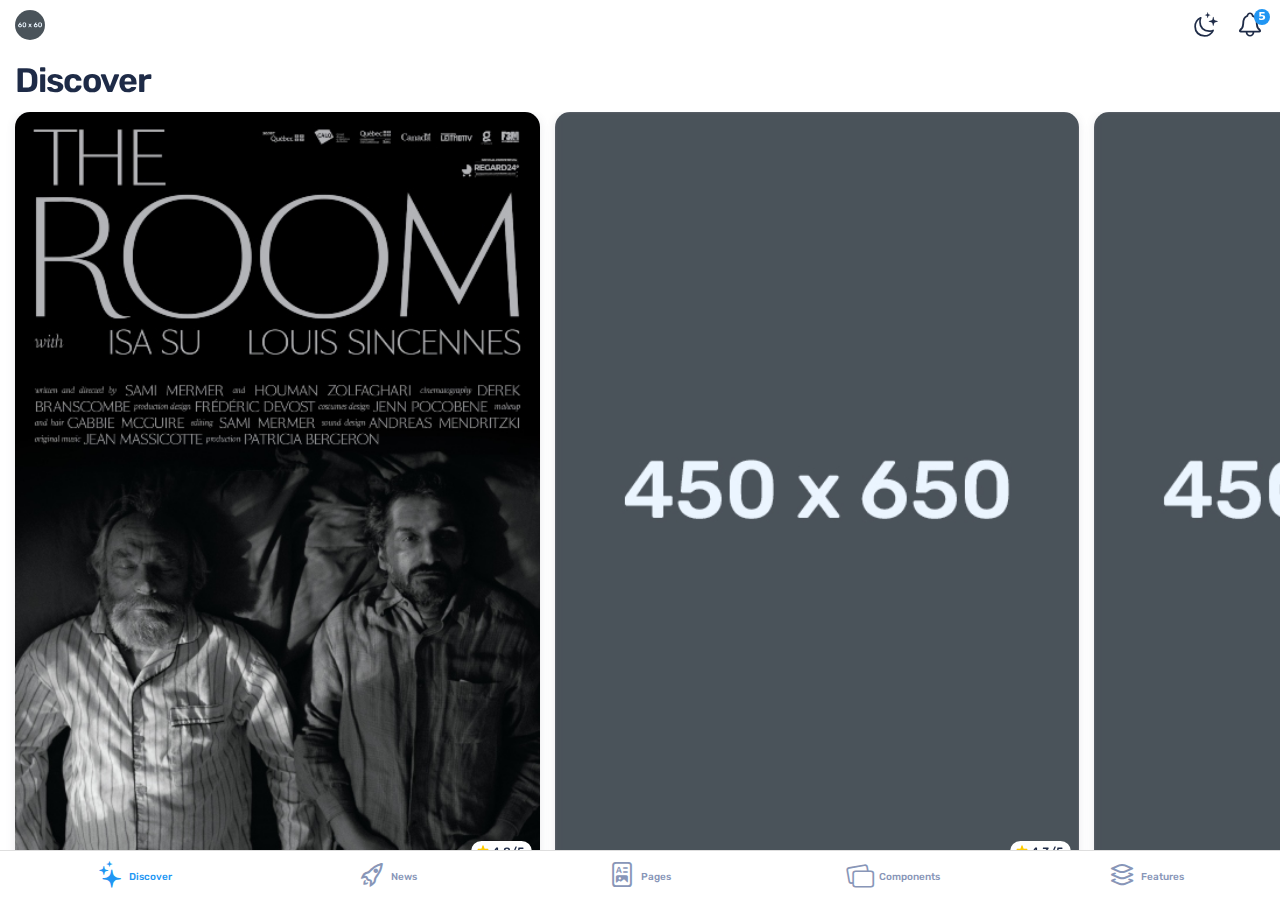
<file: Yui/template/index.html>
<!DOCTYPE html>
<html lang="en">
  <head>
    <meta charset="utf-8">
    <meta name="viewport"
      content="width=device-width, initial-scale=1, maximum-scale=1, minimum-scale=1, viewport-fit=cover">
    <meta name="apple-mobile-web-app-capable" content="yes">
    <meta name="apple-mobile-web-app-status-bar-style" content="default">
    <meta name="theme-color" content="#ffffff">
    <!-- Your app title -->
    <title>Yui Mobile</title>
    <link rel="stylesheet" href="css/framework7-bundle.css">
    <link rel="stylesheet" href="css/framework7-icons.css">
    <link rel="stylesheet" href="css/style.css">
  </head>
  <body class="color-blue">
    <!-- App root element -->
    <div id="app">
      <!-- Left panel -->
      <div class="panel panel-left panel-push panel-init">
        <div class="profile-header">
          <div class="profile-image">
            <img src="img/avatars/1.jpg" alt="">
            <div class="profile-online bg-color-green"></div>
          </div>
          <div class="profile-name">Noah Campbell</div>
          <div class="profile-subtitle">ncambpell@envato.com</div>
        </div>
        <div class="list links-list panel-links">
          <ul>
            <li>
              <a href="/profile/" class="panel-close">
                <i class="icon f7-icons">person_crop_circle_fill</i>
                My Profile
              </a>
            </li>
            <li>
              <a href="/notifications/" class="panel-close">
                <i class="icon f7-icons">bell_fill</i>
                Notifications
              </a>
            </li>
            <li>
              <a href="/settings/" class="panel-close">
                <i class="icon f7-icons">gear_alt_fill</i>
                Settings
              </a>
            </li>
            <li>
              <a href="/messages/" class="panel-close">
                <i class="icon f7-icons">bubble_left_bubble_right_fill</i>
                Messages
              </a>
            </li>
            <li>
              <a href="/search/" class="panel-close">
                <i class="icon f7-icons">search_circle_fill</i>
                Search
              </a>
            </li>
            <li>
              <a href="/help-center/" class="panel-close">
                <i class="icon f7-icons">question_square_fill</i>
                Help Center
              </a>
            </li>
          </ul>
        </div>
        <div class="panel-logout">
          <a href="#" class="link text-color-red">
            Log Out
            <i class="icon f7-icons arrow-back text-color-red">square_arrow_right</i>
          </a>
        </div>
      </div>

      <!-- Views container -->
      <div class="views tabs">
        <div class="view view-main tab tab-active view-init" id="tab-1">
          <div class="page">
            <div class="navbar navbar-large">
              <div class="navbar-bg"></div>
              <div class="navbar-inner">
                <div class="left">
                  <a href="/settings/" class="link icon-only navbar-profile">
                    <img src="img/avatars/small-avatar.jpg" alt="">
                  </a>
                </div>
                <div class="title">Discover</div>
                <div class="title-large">
                  <div class="title-large-text">Discover</div>
                </div>
                <div class="right">
                  <a href="#" class="link icon-only switch-theme">
                    <i class="icon f7-icons">moon_stars</i>
                  </a>
                  <a href="/notifications/" class="link icon-only">
                    <i class="icon f7-icons">
                      bell
                      <span class="badge bg-color-primary">5</span>
                    </i>
                  </a>
                </div>
              </div>
            </div>
            <div class="page-content">
              <swiper-container class="full-width" slides-per-view="2.4" space-between="15" slides-offset-after="15"
                slides-offset-before="15" speed="400">
                <swiper-slide>
                  <a href="#" data-href="/movie/" class="card card-movie">
                    <div class="card-image">
                      <img src="img/immm.jpg" alt="">
                      <div class="card-movie-rating">
                        <i class="icon f7-icons text-color-yellow">star_fill</i>
                        4.8/5
                      </div>
                    </div>
                  </a>
                </swiper-slide>
                <swiper-slide>
                  <a href="#" data-href="/movie/" class="card card-movie">
                    <div class="card-image">
                      <img src="img/movies/2.jpg" alt="">
                      <div class="card-movie-rating">
                        <i class="icon f7-icons text-color-yellow">star_fill</i>
                        4.3/5
                      </div>
                    </div>
                  </a>
                </swiper-slide>
                <swiper-slide>
                  <a href="#" data-href="/movie/" class="card card-movie">
                    <div class="card-image">
                      <img src="img/movies/3.jpg" alt="">
                      <div class="card-movie-rating">
                        <i class="icon f7-icons text-color-yellow">star_fill</i>
                        4.1/5
                      </div>
                    </div>
                  </a>
                </swiper-slide>
                <swiper-slide>
                  <a href="#" data-href="/movie/" class="card card-movie">
                    <div class="card-image">
                      <img src="img/movies/4.jpg" alt="">
                      <div class="card-movie-rating">
                        <i class="icon f7-icons text-color-yellow">star_fill</i>
                        4.5/5
                      </div>
                    </div>
                  </a>
                </swiper-slide>
              </swiper-container>
              <div class="section-title">
                Album Releases
                <a href="/album-list/" class="link">View All</a>
              </div>
              <div class="grid grid-cols-2 album-grid">
                <a href="/album/" class="link">
                  <img src="img/albums/1.jpg" alt="">
                  <div class="album-details">
                    <div class="album-title">Reflection</div>
                    <div class="album-author">Phoenix Guy</div>
                  </div>
                </a>
                <a href="/album/" class="link">
                  <img src="img/albums/2.jpg" alt="">
                  <div class="album-details">
                    <div class="album-title">Serenitas</div>
                    <div class="album-author">Novanation</div>
                  </div>
                </a>
                <a href="/album/" class="link">
                  <img src="img/albums/3.jpg" alt="">
                  <div class="album-details">
                    <div class="album-title">Lumina</div>
                    <div class="album-author">Aurora Angel</div>
                  </div>
                </a>
                <a href="/album/" class="link">
                  <img src="img/albums/4.jpg" alt="">
                  <div class="album-details">
                    <div class="album-title">Euphorianum</div>
                    <div class="album-author">Cascade</div>
                  </div>
                </a>
                <a href="/album/" class="link">
                  <img src="img/albums/5.jpg" alt="">
                  <div class="album-details">
                    <div class="album-title">Reverie</div>
                    <div class="album-author">Soltice Band</div>
                  </div>
                </a>
                <a href="/album/" class="link">
                  <img src="img/albums/6.jpg" alt="">
                  <div class="album-details">
                    <div class="album-title">Harmonic Z</div>
                    <div class="album-author">DJ Horizon</div>
                  </div>
                </a>
              </div>
              <div class="section-title">Don't Miss It!</div>
              <a href="/single/" class="card">
                <div class="card-image">
                  <img src="img/cards/8.jpg" alt="">
                </div>
              </a>
              <div class="section-title">
                Today's Events
                <a href="/event-list/" class="link">View All</a>
              </div>
              <div class="list detailed-list list-dividers full-width">
                <ul>
                  <li>
                    <a href="#" class="item-link item-content">
                      <div class="item-media"><img src="img/events/1.jpg" class="event-thumbnail" alt=""></div>
                      <div class="item-inner">
                        <div class="item-title">
                          <div class="item-name">Art Exhibition</div>
                          <div class="item-footer">Museum of Art, New York City</div>
                        </div>
                        <div class="item-after"><span class="badge color-dark">9:00 AM</span>
                        </div>
                      </div>
                    </a>
                  </li>
                  <li>
                    <a href="#" class="item-link item-content">
                      <div class="item-media"><img src="img/events/2.jpg" class="event-thumbnail" alt=""></div>
                      <div class="item-inner">
                        <div class="item-title">
                          <div class="item-name">Jay-Z Concert</div>
                          <div class="item-footer">Staples Center, Los Angeles</div>
                        </div>
                        <div class="item-after"><span class="badge color-dark">4:00 PM</span>
                        </div>
                      </div>
                    </a>
                  </li>
                  <li>
                    <a href="#" class="item-link item-content">
                      <div class="item-media"><img src="img/events/3.jpg" class="event-thumbnail" alt=""></div>
                      <div class="item-inner">
                        <div class="item-title">
                          <div class="item-name">Comedy Show</div>
                          <div class="item-footer">The Laugh Club, Chicago</div>
                        </div>
                        <div class="item-after"><span class="badge color-dark">6:30 PM</span>
                        </div>
                      </div>
                    </a>
                  </li>
                  <li>
                    <a href="#" class="item-link item-content">
                      <div class="item-media"><img src="img/events/4.jpg" class="event-thumbnail" alt=""></div>
                      <div class="item-inner">
                        <div class="item-title">
                          <div class="item-name">Dance Performance</div>
                          <div class="item-footer">Opera House, Sydney</div>
                        </div>
                        <div class="item-after"><span class="badge color-dark">8:00 PM</span>
                        </div>
                      </div>
                    </a>
                  </li>
                  <li>
                    <a href="#" class="item-link item-content">
                      <div class="item-media"><img src="img/events/5.jpg" class="event-thumbnail" alt=""></div>
                      <div class="item-inner">
                        <div class="item-title">
                          <div class="item-name">Hard Rock Concert</div>
                          <div class="item-footer">O2 Arena, London</div>
                        </div>
                        <div class="item-after"><span class="badge color-dark">9:30 PM</span>
                        </div>
                      </div>
                    </a>
                  </li>
                </ul>
              </div>
              <div class="section-title">
                Trending Albums
                <a href="/album-list/" class="link">View All</a>
              </div>
              <swiper-container class="full-width" slides-per-view="2.4" space-between="15" slides-offset-after="15"
                slides-offset-before="15" speed="400">
                <swiper-slide>
                  <a href="#" data-href="/album/" class="card card-album">
                    <div class="card-image">
                      <img src="img/albums/7.jpg" alt="">
                      <div class="card-movie-rating">
                        <i class="icon f7-icons text-color-yellow">star_fill</i>
                        4.8/5
                      </div>
                    </div>
                  </a>
                </swiper-slide>
                <swiper-slide>
                  <a href="#" data-href="/album/" class="card card-album">
                    <div class="card-image">
                      <img src="img/albums/8.jpg" alt="">
                      <div class="card-movie-rating">
                        <i class="icon f7-icons text-color-yellow">star_fill</i>
                        4.3/5
                      </div>
                    </div>
                  </a>
                </swiper-slide>
                <swiper-slide>
                  <a href="#" data-href="/album/" class="card card-album">
                    <div class="card-image">
                      <img src="img/albums/9.jpg" alt="">
                      <div class="card-movie-rating">
                        <i class="icon f7-icons text-color-yellow">star_fill</i>
                        4.1/5
                      </div>
                    </div>
                  </a>
                </swiper-slide>
                <swiper-slide>
                  <a href="#" data-href="/album/" class="card card-album">
                    <div class="card-image">
                      <img src="img/albums/10.jpg" alt="">
                      <div class="card-movie-rating">
                        <i class="icon f7-icons text-color-yellow">star_fill</i>
                        4.5/5
                      </div>
                    </div>
                  </a>
                </swiper-slide>
              </swiper-container>
              <div class="section-title">
                Culture News
                <a href="/post-list/" class="link">View All</a>
              </div>
              <div class="post-list">
                <a href="/single/" class="link post-horizontal">
                  <div class="infos">
                    <div class="post-category">Science</div>
                    <div class="post-title">Unveiling the Science Behind Catchy Songs and Melodic
                      Allure</div>
                    <div class="post-date">30 minutes ago</div>
                  </div>
                  <div class="post-image"><img src="img/post-list/11.jpg" alt=""></div>
                </a>
                <a href="/single/" class="link post-horizontal">
                  <div class="infos">
                    <div class="post-category">Music</div>
                    <div class="post-title">Exploring the Evolution of Music Genres: From Past to
                      Present</div>
                    <div class="post-date">5 days ago</div>
                  </div>
                  <div class="post-image"><img src="img/post-list/12.jpg" alt=""></div>
                </a>
                <a href="/single/" class="link post-horizontal">
                  <div class="infos">
                    <div class="post-category">Music</div>
                    <div class="post-title">The Profound Impact of Music on the Brain Unveiled</div>
                    <div class="post-date">1 week ago</div>
                  </div>
                  <div class="post-image"><img src="img/post-list/13.jpg" alt=""></div>
                </a>
              </div>
            </div>
          </div>
        </div>
        <div class="view view-init tab" id="tab-2">
          <div class="page">
            <div class="navbar navbar-large">
              <div class="navbar-bg"></div>
              <div class="navbar-inner">
                <div class="left">
                  <a href="/settings/" class="link icon-only navbar-profile">
                    <img src="img/avatars/small-avatar.jpg" alt="">
                  </a>
                </div>
                <div class="title">Latest Posts</div>
                <div class="title-large">
                  <div class="title-large-text">Latest Posts</div>
                </div>
                <div class="right">
                  <a href="#" class="link icon-only switch-theme">
                    <i class="icon f7-icons">moon_stars</i>
                  </a>
                  <a href="/notifications/" class="link icon-only">
                    <i class="icon f7-icons">
                      bell
                      <span class="badge bg-color-primary">5</span>
                    </i>
                  </a>
                </div>
              </div>
            </div>
            <div class="page-content">
              <swiper-container class="full-width" slides-per-view="1.2" space-between="15" slides-offset-after="15"
                slides-offset-before="15" speed="400">
                <swiper-slide>
                  <a href="#" data-href="/single/" class="card">
                    <div class="card-image">
                      <img src="img/cards/1.jpg" alt="">
                      <div class="card-image-footer">
                        <div class="card-category bg-color-white">Gaming</div>
                        <h2>The Exciting Future of Gaming Technology</h2>
                      </div>
                    </div>
                  </a>
                </swiper-slide>
                <swiper-slide>
                  <a href="#" data-href="/single/" class="card">
                    <div class="card-image">
                      <img src="img/cards/2.jpg" alt="">
                      <div class="card-image-footer">
                        <div class="card-category bg-color-white">Movies</div>
                        <h2>A Guide to the Best Action Movies of All Time</h2>
                      </div>
                    </div>
                  </a>
                </swiper-slide>
                <swiper-slide>
                  <a href="#" data-href="/single/" class="card">
                    <div class="card-image">
                      <img src="img/cards/3.jpg" alt="">
                      <div class="card-image-footer">
                        <div class="card-category bg-color-white">Food</div>
                        <h2>The Evolution of Burgers: From Classics to Innovative Creations</h2>
                      </div>
                    </div>
                  </a>
                </swiper-slide>
              </swiper-container>
              <div class="section-title">
                Popular Posts
                <a href="/post-list/" class="link">View All</a>
              </div>
              <div class="post-list">
                <a href="/single/" class="link post-horizontal">
                  <div class="infos">
                    <div class="post-category">Science</div>
                    <div class="post-title">Majestic King of the Savannah: The Untamed Beauty of
                      Lions</div>
                    <div class="post-date">30 minutes ago</div>
                  </div>
                  <div class="post-image"><img src="img/post-list/2.jpg" alt=""></div>
                </a>
                <a href="/single/" class="link post-horizontal">
                  <div class="infos">
                    <div class="post-category">Business</div>
                    <div class="post-title">From Companions to Protectors: Celebrating the Canine
                      Species</div>
                    <div class="post-date">5 days ago</div>
                  </div>
                  <div class="post-image"><img src="img/post-list/7.jpg" alt=""></div>
                </a>
                <a href="/single/" class="link post-horizontal">
                  <div class="infos">
                    <div class="post-category">Environment</div>
                    <div class="post-title">Renewable Energy Initiatives Pave the Way for a
                      Sustainable Future</div>
                    <div class="post-date">1 week ago</div>
                  </div>
                  <div class="post-image"><img src="img/post-list/8.jpg" alt=""></div>
                </a>
              </div>
              <div class="section-title">
                Popular Authors
                <a href="/author-list/" class="link">View All</a>
              </div>
              <div class="list detailed-list list-dividers full-width author-list">
                <ul>
                  <li>
                    <div class="item-content">
                      <div class="item-media"><img src="img/avatars/11.jpg" alt=""></div>
                      <div class="item-inner">
                        <div class="item-title">
                          <div class="item-name">Olivia Adams</div>
                          <div class="item-footer">Sports Journalist</div>
                        </div>
                        <div class="item-after">
                          <div class="button button-fill button-round color-dark button-icon-left author-follow">
                            <i class="icon f7-icons">plus</i>
                            Follow
                          </div>
                        </div>
                      </div>
                    </div>
                  </li>
                  <li>
                    <div class="item-content">
                      <div class="item-media"><img src="img/avatars/3.jpg" alt=""></div>
                      <div class="item-inner">
                        <div class="item-title">
                          <div class="item-name">Noah Campbell</div>
                          <div class="item-footer">War Reporter</div>
                        </div>
                        <div class="item-after">
                          <div class="button button-fill button-round color-dark button-icon-left author-follow">
                            <i class="icon f7-icons">plus</i>
                            Follow
                          </div>
                        </div>
                      </div>
                    </div>
                  </li>
                  <li>
                    <div class="item-content">
                      <div class="item-media"><img src="img/avatars/4.jpg" alt=""></div>
                      <div class="item-inner">
                        <div class="item-title">
                          <div class="item-name">William Taylor</div>
                          <div class="item-footer">Digital Marketer</div>
                        </div>
                        <div class="item-after">
                          <div class="button button-fill button-round color-dark button-icon-left author-follow">
                            <i class="icon f7-icons">plus</i>
                            Follow
                          </div>
                        </div>
                      </div>
                    </div>
                  </li>
                </ul>
              </div>
              <div class="section-title">Post Of The Month</div>
              <a href="/single/" class="card">
                <div class="card-image">
                  <img src="img/cards/4.jpg" alt="">
                  <div class="card-image-footer">
                    <div class="card-category bg-color-white">Science</div>
                    <h2>Exploring the Adaptations and Behaviors of these Majestic Birds</h2>
                  </div>
                </div>
              </a>
              <div class="section-title">
                In Science
                <a href="/post-list/" class="link">View All</a>
              </div>
              <div class="post-list">
                <a href="/single/" class="link post-horizontal">
                  <div class="infos">
                    <div class="post-category">Health</div>
                    <div class="post-title">Cutting-Edge Medical Breakthrough Promises New Hope for
                      Tropical Diseases Vaccines</div>
                    <div class="post-date">2 days ago</div>
                  </div>
                  <div class="post-image"><img src="img/post-list/6.jpg" alt=""></div>
                </a>
                <a href="/single/" class="link post-horizontal">
                  <div class="infos">
                    <div class="post-category">Technology</div>
                    <div class="post-title">How Revolutionary AI Technology Transforms Industries
                    </div>
                    <div class="post-date">1 day ago</div>
                  </div>
                  <div class="post-image"><img src="img/post-list/5.jpg" alt=""></div>
                </a>
                <a href="/single/" class="link post-horizontal">
                  <div class="infos">
                    <div class="post-category">Music</div>
                    <div class="post-title">The Transformative Power of the Folk Music</div>
                    <div class="post-date">1 month ago</div>
                  </div>
                  <div class="post-image"><img src="img/post-list/10.jpg" alt=""></div>
                </a>
              </div>
              <div class="section-title">Trending Topics</div>
              <swiper-container class="full-width categories-slider" slides-per-view="auto" space-between="10"
                slides-offset-after="15" slides-offset-before="15" speed="400">
                <swiper-slide>
                  <a href="#" data-href="/post-list/" class="link category-slide">Sports</a>
                </swiper-slide>
                <swiper-slide>
                  <a href="#" data-href="/post-list/" class="link category-slide">Technology</a>
                </swiper-slide>
                <swiper-slide>
                  <a href="#" data-href="/post-list/" class="link category-slide">Politics</a>
                </swiper-slide>
                <swiper-slide>
                  <a href="#" data-href="/post-list/" class="link category-slide">Economics</a>
                </swiper-slide>
                <swiper-slide>
                  <a href="#" data-href="/post-list/" class="link category-slide">Science</a>
                </swiper-slide>
                <swiper-slide>
                  <a href="#" data-href="/post-list/" class="link category-slide">Fashion</a>
                </swiper-slide>
                <swiper-slide>
                  <a href="#" data-href="/post-list/" class="link category-slide">Art</a>
                </swiper-slide>
                <swiper-slide>
                  <a href="#" data-href="/post-list/" class="link category-slide">Music</a>
                </swiper-slide>
                <swiper-slide>
                  <a href="#" data-href="/post-list/" class="link category-slide">Travel</a>
                </swiper-slide>
              </swiper-container>
              <div class="section-title">
                Suggested Categories
                <a href="/categories/" class="link">Browse All</a>
              </div>
              <div class="grid grid-cols-2 grid-gap">
                <a href="/post-list/" class="category-item link">
                  <img src="img/categories/9.jpg" alt="">
                  <div class="category-name">Travel</div>
                </a>
                <a href="/post-list/" class="category-item link">
                  <img src="img/categories/10.jpg" alt="">
                  <div class="category-name">Health</div>
                </a>
                <a href="/post-list/" class="category-item link">
                  <img src="img/categories/11.jpg" alt="">
                  <div class="category-name">Food</div>
                </a>
                <a href="/post-list/" class="category-item link">
                  <img src="img/categories/12.jpg" alt="">
                  <div class="category-name">Environment</div>
                </a>
                <a href="/post-list/" class="category-item link">
                  <img src="img/categories/7.jpg" alt="">
                  <div class="category-name">Art</div>
                </a>
                <a href="/post-list/" class="category-item link">
                  <img src="img/categories/5.jpg" alt="">
                  <div class="category-name">Science</div>
                </a>
              </div>
            </div>
          </div>
        </div>
        <div class="view view-init tab" id="tab-3">
          <div class="page">
            <div class="navbar navbar-large">
              <div class="navbar-bg"></div>
              <div class="navbar-inner">
                <div class="left">
                  <a href="/settings/" class="link icon-only navbar-profile">
                    <img src="img/avatars/small-avatar.jpg" alt="">
                  </a>
                </div>
                <div class="title">Pages</div>
                <div class="title-large">
                  <div class="title-large-text">Pages</div>
                </div>
                <div class="right">
                  <a href="#" class="link icon-only switch-theme">
                    <i class="icon f7-icons">moon_stars</i>
                  </a>
                  <a href="/notifications/" class="link icon-only">
                    <i class="icon f7-icons">
                      bell
                      <span class="badge bg-color-primary">5</span>
                    </i>
                  </a>
                </div>
              </div>
            </div>

            <div class="page-content">
              <div class="light-gray-title">Authentication</div>
              <div class="list links-list colored-icons-list list-outline list-dividers full-width">
                <ul>
                  <li>
                    <a href="/signup/">
                      <div class="colored-icon orange">
                        <i class="icon f7-icons">person_crop_circle</i>
                      </div>
                      Sign Up
                    </a>
                  </li>
                  <li>
                    <a href="/signin/">
                      <div class="colored-icon orange">
                        <i class="icon f7-icons">lock_fill</i>
                      </div>
                      Sign In
                    </a>
                  </li>
                  <li>
                    <a href="/forgot-password/">
                      <div class="colored-icon orange">
                        <i class="icon f7-icons">lock_rotation</i>
                      </div>
                      Forgot Password
                    </a>
                  </li>
                </ul>
              </div>
              <div class="light-gray-title">Messages</div>
              <div class="list links-list colored-icons-list list-outline list-dividers full-width">
                <ul>
                  <li>
                    <a href="/messages/">
                      <div class="colored-icon blue">
                        <i class="icon f7-icons">chat_bubble_2_fill</i>
                      </div>
                      Messages
                    </a>
                  </li>
                  <li>
                    <a href="/chat/">
                      <div class="colored-icon blue">
                        <i class="icon f7-icons">ellipses_bubble_fill</i>
                      </div>
                      Chat
                    </a>
                  </li>
                </ul>
              </div>
              <div class="light-gray-title">Blog</div>
              <div class="list links-list colored-icons-list list-outline list-dividers full-width">
                <ul>
                  <li>
                    <a href="/single/">
                      <div class="colored-icon green">
                        <i class="icon f7-icons">doc_richtext</i>
                      </div>
                      Single
                    </a>
                  </li>
                  <li>
                    <a href="/create-post/">
                      <div class="colored-icon green">
                        <i class="icon f7-icons">square_pencil</i>
                      </div>
                      Create Post
                    </a>
                  </li>
                  <li>
                    <a href="/movie/">
                      <div class="colored-icon green">
                        <i class="icon f7-icons">film_fill</i>
                      </div>
                      Movie
                    </a>
                  </li>
                  <li>
                    <a href="/album/">
                      <div class="colored-icon green">
                        <i class="icon f7-icons">music_albums_fill</i>
                      </div>
                      Album
                    </a>
                  </li>
                </ul>
              </div>
              <div class="light-gray-title">General</div>
              <div class="list links-list colored-icons-list list-outline list-dividers full-width">
                <ul>
                  <li>
                    <a href="/calendar/">
                      <div class="colored-icon pink">
                        <i class="icon f7-icons">calendar</i>
                      </div>
                      Calendar
                    </a>
                  </li>
                  <li>
                    <a href="/help-center/">
                      <div class="colored-icon pink">
                        <i class="icon f7-icons">question_square_fill</i>
                      </div>
                      Help Center
                    </a>
                  </li>
                  <li>
                    <a href="/contact/">
                      <div class="colored-icon pink">
                        <i class="icon f7-icons">envelope_fill</i>
                      </div>
                      Contact Us
                    </a>
                  </li>
                  <li>
                    <a href="/settings/">
                      <div class="colored-icon pink">
                        <i class="icon f7-icons">gear</i>
                      </div>
                      Settings
                    </a>
                  </li>
                  <li>
                    <a href="/categories/">
                      <div class="colored-icon pink">
                        <i class="icon f7-icons">rectangle_grid_2x2_fill</i>
                      </div>
                      Categories
                    </a>
                  </li>
                  <li>
                    <a href="/profile/">
                      <div class="colored-icon pink">
                        <i class="icon f7-icons">person_crop_circle</i>
                      </div>
                      Profile
                    </a>
                  </li>
                  <li>
                    <a href="/search/">
                      <div class="colored-icon pink">
                        <i class="icon f7-icons">search</i>
                      </div>
                      Search
                    </a>
                  </li>
                  <li>
                    <a href="/onboarding/">
                      <div class="colored-icon pink">
                        <i class="icon f7-icons">square_fill_on_square_fill</i>
                      </div>
                      Onboarding
                    </a>
                  </li>
                  <li>
                    <a href="/notifications/">
                      <div class="colored-icon pink">
                        <i class="icon f7-icons">app_badge_fill</i>
                      </div>
                      Notifications
                    </a>
                  </li>
                </ul>
              </div>
            </div>
          </div>
        </div>
        <div class="view view-init tab" id="tab-4">
          <div class="page">
            <div class="navbar navbar-large">
              <div class="navbar-bg"></div>
              <div class="navbar-inner">
                <div class="left">
                  <a href="/settings/" class="link icon-only navbar-profile">
                    <img src="img/avatars/small-avatar.jpg" alt="">
                  </a>
                </div>
                <div class="title">Components</div>
                <div class="title-large">
                  <div class="title-large-text">Components</div>
                </div>
                <div class="right">
                  <a href="#" class="link icon-only switch-theme">
                    <i class="icon f7-icons">moon_stars</i>
                  </a>
                  <a href="/notifications/" class="link icon-only">
                    <i class="icon f7-icons">
                      bell
                      <span class="badge bg-color-primary">5</span>
                    </i>
                  </a>
                </div>
              </div>
            </div>

            <div class="page-content">
              <div class="light-gray-title">General</div>
              <div class="list links-list colored-icons-list list-outline list-dividers full-width">
                <ul>
                  <li>
                    <a href="/accordion/">
                      <div class="colored-icon green">
                        <i class="icon f7-icons">arrowtriangle_down_square_fill</i>
                      </div>
                      Accordion
                    </a>
                  </li>
                  <li>
                    <a href="/badge/">
                      <div class="colored-icon green">
                        <i class="icon f7-icons">app_badge_fill</i>
                      </div>
                      Badge / Tag
                    </a>
                  </li>
                  <li>
                    <a href="/button/">
                      <div class="colored-icon green">
                        <i class="icon f7-icons">rectangle_grid_1x2_fill</i>
                      </div>
                      Button
                    </a>
                  </li>

                  <li>
                    <a href="/preloader/">
                      <div class="colored-icon green">
                        <i class="icon f7-icons">arrow_2_circlepath_circle_fill</i>
                      </div>
                      Preloader
                    </a>
                  </li>
                  <li>
                    <a href="/progress-bar/">
                      <div class="colored-icon green">
                        <i class="icon f7-icons">minus_rectangle_fill</i>
                      </div>
                      Progress Bar
                    </a>
                  </li>
                </ul>
              </div>
              <div class="light-gray-title">Forms</div>
              <div class="list links-list colored-icons-list list-outline list-dividers full-width">
                <ul>
                  <li>
                    <a href="/checkbox/">
                      <div class="colored-icon blue">
                        <i class="icon f7-icons">checkmark_square_fill</i>
                      </div>
                      Checkbox
                    </a>
                  </li>
                  <li>
                    <a href="/picker/">
                      <div class="colored-icon blue">
                        <i class="icon f7-icons">list_bullet_below_rectangle</i>
                      </div>
                      Picker
                    </a>
                  </li>
                  <li>
                    <a href="/radio/">
                      <div class="colored-icon blue">
                        <i class="icon f7-icons">checkmark_alt_circle_fill</i>
                      </div>
                      Radio
                    </a>
                  </li>
                  <li>
                    <a href="/range-slider/">
                      <div class="colored-icon blue">
                        <i class="icon f7-icons">slider_horizontal_below_rectangle</i>
                      </div>
                      Range Slider
                    </a>
                  </li>
                  <li>
                    <a href="/stepper/">
                      <div class="colored-icon blue">
                        <i class="icon f7-icons">plusminus_circle_fill</i>
                      </div>
                      Stepper
                    </a>
                  </li>
                  <li>
                    <a href="/text-input/">
                      <div class="colored-icon blue">
                        <i class="icon f7-icons">textbox</i>
                      </div>
                      Text Input
                    </a>
                  </li>
                  <li>
                    <a href="/toggle-button/">
                      <div class="colored-icon blue">
                        <i class="icon f7-icons">square_fill_line_vertical_square</i>
                      </div>
                      Toggle Button
                    </a>
                  </li>
                </ul>
              </div>
              <div class="light-gray-title">Cards</div>
              <div class="list links-list colored-icons-list list-outline list-dividers full-width">
                <ul>
                  <li>
                    <a href="/card/">
                      <div class="colored-icon red">
                        <i class="icon f7-icons">minus_rectangle_fill</i>
                      </div>
                      Card
                    </a>
                  </li>
                  <li>
                    <a href="/card-footer/">
                      <div class="colored-icon red">
                        <i class="icon f7-icons">rectangle_dock</i>
                      </div>
                      Card With Footer
                    </a>
                  </li>
                  <li>
                    <a href="/card-big-footer/">
                      <div class="colored-icon red">
                        <i class="icon f7-icons">app_fill</i>
                      </div>
                      Card With Big Footer
                    </a>
                  </li>
                </ul>
              </div>
              <div class="light-gray-title">Sliders</div>
              <div class="list links-list colored-icons-list list-outline list-dividers full-width">
                <ul>
                  <li>
                    <a href="/slider-cards/">
                      <div class="colored-icon yellow">
                        <i class="icon f7-icons">minus_rectangle_fill</i>
                      </div>
                      Card Slider
                    </a>
                  </li>
                  <li>
                    <a href="/slider-cards-footer/">
                      <div class="colored-icon yellow">
                        <i class="icon f7-icons">rectangle_dock</i>
                      </div>
                      Card With Footer Slider
                    </a>
                  </li>
                  <li>
                    <a href="/slider-authors/">
                      <div class="colored-icon yellow">
                        <i class="icon f7-icons">person_3_fill</i>
                      </div>
                      Author Slider
                    </a>
                  </li>
                  <li>
                    <a href="/slider-categories/">
                      <div class="colored-icon yellow">
                        <i class="icon f7-icons">square_grid_3x2_fill</i>
                      </div>
                      Category Slider
                    </a>
                  </li>
                  <li>
                    <a href="/slider-albums/">
                      <div class="colored-icon yellow">
                        <i class="icon f7-icons">music_albums_fill</i>
                      </div>
                      Album Slider
                    </a>
                  </li>
                  <li>
                    <a href="/slider-movies/">
                      <div class="colored-icon yellow">
                        <i class="icon f7-icons">film_fill</i>
                      </div>
                      Movie Slider
                    </a>
                  </li>
                </ul>
              </div>
              <div class="light-gray-title">Lists</div>
              <div class="list links-list colored-icons-list list-outline list-dividers full-width">
                <ul>
                  <li>
                    <a href="/list/">
                      <div class="colored-icon purple">
                        <i class="icon f7-icons">list_number_rtl</i>
                      </div>
                      List
                    </a>
                  </li>
                  <li>
                    <a href="/list-icon/">
                      <div class="colored-icon purple">
                        <i class="icon f7-icons">list_dash</i>
                      </div>
                      List With Icon
                    </a>
                  </li>
                  <li>
                    <a href="/event-list/">
                      <div class="colored-icon purple">
                        <i class="icon f7-icons">calendar_today</i>
                      </div>
                      Event List
                    </a>
                  </li>
                  <li>
                    <a href="/post-list/">
                      <div class="colored-icon purple">
                        <i class="icon f7-icons">rectangle_grid_1x2_fill</i>
                      </div>
                      Post List
                    </a>
                  </li>
                  <li>
                    <a href="/stocks/">
                      <div class="colored-icon purple">
                        <i class="icon f7-icons">graph_square_fill</i>
                      </div>
                      Stocks
                    </a>
                  </li>
                  <li>
                    <a href="/author-list/">
                      <div class="colored-icon purple">
                        <i class="icon f7-icons">person_2_fill</i>
                      </div>
                      Author List
                    </a>
                  </li>
                  <li>
                    <a href="/album-list/">
                      <div class="colored-icon purple">
                        <i class="icon f7-icons">music_albums_fill</i>
                      </div>
                      Album List
                    </a>
                  </li>
                </ul>
              </div>
              <div class="light-gray-title">Blocks</div>
              <div class="list links-list colored-icons-list list-outline list-dividers full-width">
                <ul>
                  <li>
                    <a href="/rating/">
                      <div class="colored-icon pink">
                        <i class="icon f7-icons">star_lefthalf_fill</i>
                      </div>
                      Rating
                    </a>
                  </li>
                  <li>
                    <a href="/ticket/">
                      <div class="colored-icon pink">
                        <i class="icon f7-icons">ticket_fill</i>
                      </div>
                      Ticket
                    </a>
                  </li>
                  <li>
                    <a href="/history-timeline/">
                      <div class="colored-icon pink">
                        <i class="icon f7-icons">list_bullet_indent</i>
                      </div>
                      History Timeline
                    </a>
                  </li>
                  <li>
                    <a href="/information-block/">
                      <div class="colored-icon pink">
                        <i class="icon f7-icons">exclamationmark_square_fill</i>
                      </div>
                      Information
                    </a>
                  </li>
                  <li>
                    <a href="/link-banner/">
                      <div class="colored-icon pink">
                        <i class="icon f7-icons">link_circle_fill</i>
                      </div>
                      Link Banner
                    </a>
                  </li>
                  <li>
                    <a href="/comments/">
                      <div class="colored-icon pink">
                        <i class="icon f7-icons">bubble_left_bubble_right_fill</i>
                      </div>
                      Comments
                    </a>
                  </li>
                </ul>
              </div>
            </div>
          </div>
        </div>
        <div class="view view-init tab" id="tab-5">
          <div class="page">
            <div class="navbar navbar-large">
              <div class="navbar-bg"></div>
              <div class="navbar-inner">
                <div class="left">
                  <a href="/settings/" class="link icon-only navbar-profile">
                    <img src="img/avatars/small-avatar.jpg" alt="">
                  </a>
                </div>
                <div class="title">Features</div>
                <div class="title-large">
                  <div class="title-large-text">Features</div>
                </div>
                <div class="right">
                  <a href="#" class="link icon-only switch-theme">
                    <i class="icon f7-icons">moon_stars</i>
                  </a>
                  <a href="/notifications/" class="link icon-only">
                    <i class="icon f7-icons">
                      bell
                      <span class="badge bg-color-primary">5</span>
                    </i>
                  </a>
                </div>
              </div>
            </div>

            <div class="page-content">
              <div class="light-gray-title">General</div>
              <div class="list links-list colored-icons-list full-width list-outline list-dividers">
                <ul>
                  <li>
                    <a href="/action-sheet/">
                      <div class="colored-icon blue">
                        <i class="icon f7-icons">square_arrow_up_fill</i>
                      </div>
                      Action Sheet
                    </a>
                  </li>
                  <li>
                    <a href="/columns/">
                      <div class="colored-icon green">
                        <i class="icon f7-icons">rectangle_split_3x1_fill</i>
                      </div>
                      Columns
                    </a>
                  </li>
                  <li>
                    <a href="/dialog/">
                      <div class="colored-icon blue">
                        <i class="icon f7-icons">checkmark_rectangle_fill</i>
                      </div>
                      Dialog
                    </a>
                  </li>
                  <li>
                    <a href="/icons/">
                      <div class="colored-icon green">
                        <i class="icon f7-icons">circle_grid_3x3_fill</i>
                      </div>
                      Icons
                    </a>
                  </li>
                  <li>
                    <a href="/infinite-scroll/">
                      <div class="colored-icon pink">
                        <i class="icon f7-icons">infinite</i>
                      </div>
                      Infinite Scroll
                    </a>
                  </li>
                  <li>
                    <a href="/notification/">
                      <div class="colored-icon yellow">
                        <i class="icon f7-icons">square_favorites_alt_fill</i>
                      </div>
                      Notification
                    </a>
                  </li>
                  <li>
                    <a href="/page/">
                      <div class="colored-icon purple">
                        <i class="icon f7-icons">doc_fill</i>
                      </div>
                      Page
                    </a>
                  </li>
                  <li>
                    <a href="/panel/">
                      <div class="colored-icon purple">
                        <i class="icon f7-icons">sidebar_left</i>
                      </div>
                      Panel
                    </a>
                  </li>
                  <li>
                    <a href="/photo-browser/">
                      <div class="colored-icon yellow">
                        <i class="icon f7-icons">photo_fill_on_rectangle_fill</i>
                      </div>
                      Photo Browser
                    </a>
                  </li>
                  <li>
                    <a href="/popover/">
                      <div class="colored-icon blue">
                        <i class="icon f7-icons">bubble_middle_top_fill</i>
                      </div>
                      Popover
                    </a>
                  </li>
                  <li>
                    <a href="/popup/">
                      <div class="colored-icon blue">
                        <i class="icon f7-icons">arrow_up_square_fill</i>
                      </div>
                      Popup
                    </a>
                  </li>
                  <li>
                    <a href="/pull-to-refresh/">
                      <div class="colored-icon pink">
                        <i class="icon f7-icons">arrow_uturn_down_circle_fill</i>
                      </div>
                      Pull To Refresh
                    </a>
                  </li>
                  <li>
                    <a href="/sheet-modal/">
                      <div class="colored-icon blue">
                        <i class="icon f7-icons">arrowtriangle_up_square_fill</i>
                      </div>
                      Sheet Modal
                    </a>
                  </li>
                  <li>
                    <a href="/swipe-to-delete/">
                      <div class="colored-icon pink">
                        <i class="icon f7-icons">square_arrow_left_fill</i>
                      </div>
                      Swipe To Delete
                    </a>
                  </li>
                  <li>
                    <a href="/tabs/">
                      <div class="colored-icon green">
                        <i class="icon f7-icons">square_split_2x1_fill</i>
                      </div>
                      Tabs
                    </a>
                  </li>
                  <li>
                    <a href="/text-editor/">
                      <div class="colored-icon yellow">
                        <i class="icon f7-icons">textbox</i>
                      </div>
                      Text Editor
                    </a>
                  </li>
                  <li>
                    <a href="/toast/">
                      <div class="colored-icon blue">
                        <i class="icon f7-icons">square_arrow_up_on_square_fill</i>
                      </div>
                      Toast
                    </a>
                  </li>
                  <li>
                    <a href="/tooltip/">
                      <div class="colored-icon purple">
                        <i class="icon f7-icons">captions_bubble_fill</i>
                      </div>
                      Tooltip
                    </a>
                  </li>
                  <li>
                    <a href="/typography/">
                      <div class="colored-icon green">
                        <i class="icon f7-icons icon-bold">textformat</i>
                      </div>
                      Typography
                    </a>
                  </li>
                </ul>
              </div>
            </div>
          </div>
        </div>
        <div class="toolbar tabbar tabbar-icons toolbar-bottom">
          <div class="toolbar-inner">
            <a href="#tab-1" class="tab-link tab-link-active">
              <i class="icon f7-icons">sparkles</i>
              <span class="tabbar-label">Discover</span>
            </a>
            <a href="#tab-2" class="tab-link">
              <i class="icon f7-icons">rocket</i>
              <span class="tabbar-label">News</span>
            </a>
            <a href="#tab-3" class="tab-link">
              <i class="icon f7-icons">doc_richtext</i>
              <span class="tabbar-label">Pages</span>
            </a>
            <a href="#tab-4" class="tab-link">
              <i class="icon f7-icons">rectangle_on_rectangle_angled</i>
              <span class="tabbar-label">Components</span>
            </a>
            <a href="#tab-5" class="tab-link">
              <i class="icon f7-icons">layers_alt</i>
              <span class="tabbar-label">Features</span>
            </a>
          </div>
        </div>
      </div>
    </div>
    <script src="js/framework7-bundle.js"></script>
    <script src="js/app.js"></script>
  </body>
</html>
</file>
<file: Yui/documentation/assets/css/vue.css>
@import url("https://fonts.googleapis.com/css?family=Roboto+Mono|Source+Sans+Pro:300,400,600");*{-webkit-font-smoothing:antialiased;-webkit-overflow-scrolling:touch;-webkit-tap-highlight-color:rgba(0,0,0,0);-webkit-text-size-adjust:none;-webkit-touch-callout:none;box-sizing:border-box}body:not(.ready){overflow:hidden}body:not(.ready) .app-nav,body:not(.ready)>nav,body:not(.ready) [data-cloak]{display:none}div#app{font-size:30px;font-weight:lighter;margin:40vh auto;text-align:center}div#app:empty:before{content:"Loading..."}.emoji{height:1.2rem;vertical-align:middle}.progress{background-color:var(--theme-color,#42b983);height:2px;left:0;position:fixed;right:0;top:0;transition:width .2s,opacity .4s;width:0;z-index:999999}.search a:hover{color:var(--theme-color,#42b983)}.search .search-keyword{color:var(--theme-color,#42b983);font-style:normal;font-weight:700}body,html{height:100%}body{-moz-osx-font-smoothing:grayscale;-webkit-font-smoothing:antialiased;color:#34495e;font-family:Source Sans Pro,Helvetica Neue,Arial,sans-serif;font-size:15px;letter-spacing:0;margin:0;overflow-x:hidden}img{max-width:100%}a[disabled]{cursor:not-allowed;opacity:.6}kbd{border:1px solid #ccc;border-radius:3px;display:inline-block;font-size:12px!important;line-height:12px;margin-bottom:3px;padding:3px 5px;vertical-align:middle}li input[type=checkbox]{margin:0 .2em .25em 0;vertical-align:middle}.app-nav{margin:25px 60px 0 0;position:absolute;right:0;text-align:right;z-index:10}.app-nav.no-badge{margin-right:25px}.app-nav p{margin:0}.app-nav>a{margin:0 1rem;padding:5px 0}.app-nav li,.app-nav ul{display:inline-block;list-style:none;margin:0}.app-nav a{color:inherit;font-size:16px;text-decoration:none;transition:color .3s}.app-nav a:hover{color:var(--theme-color,#42b983)}.app-nav a.active{border-bottom:2px solid var(--theme-color,#42b983);color:var(--theme-color,#42b983)}.app-nav li{display:inline-block;margin:0 1rem;padding:5px 0;position:relative;cursor:pointer}.app-nav li ul{background-color:#fff;border:1px solid;border-color:#ddd #ddd #ccc;border-radius:4px;box-sizing:border-box;display:none;max-height:calc(100vh - 61px);overflow-y:auto;padding:10px 0;position:absolute;right:-15px;text-align:left;top:100%;white-space:nowrap}.app-nav li ul li{display:block;font-size:14px;line-height:1rem;margin:8px 14px;white-space:nowrap}.app-nav li ul a{display:block;font-size:inherit;margin:0;padding:0}.app-nav li ul a.active{border-bottom:0}.app-nav li:hover ul{display:block}.github-corner{border-bottom:0;position:fixed;right:0;text-decoration:none;top:0;z-index:1}.github-corner:hover .octo-arm{-webkit-animation:octocat-wave .56s ease-in-out;animation:octocat-wave .56s ease-in-out}.github-corner svg{color:#fff;fill:var(--theme-color,#42b983);height:80px;width:80px}main{display:block;position:relative;width:100vw;height:100%;z-index:0}main.hidden{display:none}.anchor{display:inline-block;text-decoration:none;transition:all .3s}.anchor span{color:#34495e}.anchor:hover{text-decoration:underline}.sidebar{border-right:1px solid rgba(0,0,0,.07);overflow-y:auto;padding:40px 0 0;position:absolute;top:0;bottom:0;left:0;transition:transform .25s ease-out;width:300px;z-index:20}.sidebar>h1{margin:1rem auto 1rem;font-size:1.5rem;font-weight:300;text-align:center}.sidebar>h1 a{color:inherit;text-decoration:none}.sidebar>h1 .app-nav{display:block;position:static}.sidebar .sidebar-nav{line-height:2em;padding-bottom:40px}.sidebar li.collapse .app-sub-sidebar{display:none}.sidebar ul{margin:0 0 0 15px;padding:0}.sidebar li>p{font-weight:700;margin:0}.sidebar ul,.sidebar ul li{list-style:none}.sidebar ul li a{border-bottom:none;display:block}.sidebar ul li ul{padding-left:20px}.sidebar::-webkit-scrollbar{width:4px}.sidebar::-webkit-scrollbar-thumb{background:transparent;border-radius:4px}.sidebar:hover::-webkit-scrollbar-thumb{background:hsla(0,0%,53.3%,.4)}.sidebar:hover::-webkit-scrollbar-track{background:hsla(0,0%,53.3%,.1)}.sidebar-toggle{background-color:transparent;background-color:hsla(0,0%,100%,.8);border:0;outline:none;padding:10px;position:absolute;bottom:0;left:0;text-align:center;transition:opacity .3s;width:284px;z-index:30;cursor:pointer}.sidebar-toggle:hover .sidebar-toggle-button{opacity:.4}.sidebar-toggle span{background-color:var(--theme-color,#42b983);display:block;margin-bottom:4px;width:16px;height:2px}body.sticky .sidebar,body.sticky .sidebar-toggle{position:fixed}.content{padding-top:60px;position:absolute;top:0;right:0;bottom:0;left:300px;transition:left .25s ease}.markdown-section{margin:0 auto;max-width:80%;padding:30px 15px 40px;position:relative}.markdown-section>*{box-sizing:border-box;font-size:inherit}.markdown-section>:first-child{margin-top:0!important}.markdown-section hr{border:none;border-bottom:1px solid #eee;margin:2em 0}.markdown-section iframe{border:1px solid #eee;width:1px;min-width:100%}.markdown-section table{border-collapse:collapse;border-spacing:0;display:block;margin-bottom:1rem;overflow:auto;width:100%}.markdown-section th{font-weight:700}.markdown-section td,.markdown-section th{border:1px solid #ddd;padding:6px 13px}.markdown-section tr{border-top:1px solid #ccc}.markdown-section tr:nth-child(2n){background-color:#f8f8f8}.markdown-section p.tip{background-color:#f8f8f8;border-bottom-right-radius:2px;border-left:4px solid #f66;border-top-right-radius:2px;margin:2em 0;padding:12px 24px 12px 30px;position:relative}.markdown-section p.tip:before{background-color:#f66;border-radius:100%;color:#fff;content:"!";font-family:Dosis,Source Sans Pro,Helvetica Neue,Arial,sans-serif;font-size:14px;font-weight:700;left:-12px;line-height:20px;position:absolute;height:20px;width:20px;text-align:center;top:14px}.markdown-section p.tip code{background-color:#efefef}.markdown-section p.tip em{color:#34495e}.markdown-section p.warn{background:rgba(66,185,131,.1);border-radius:2px;padding:1rem}.markdown-section ul.task-list>li{list-style-type:none}body.close .sidebar{transform:translateX(-300px)}body.close .sidebar-toggle{width:auto}body.close .content{left:0}@media print{.app-nav,.github-corner,.sidebar,.sidebar-toggle{display:none}}@media screen and (max-width:768px){.github-corner,.sidebar,.sidebar-toggle{position:fixed}.app-nav{margin-top:16px}.app-nav li ul{top:30px}main{height:auto;min-height:100vh;overflow-x:hidden}.sidebar{left:-300px;transition:transform .25s ease-out}.content{left:0;max-width:100vw;position:static;padding-top:20px;transition:transform .25s ease}.app-nav,.github-corner{transition:transform .25s ease-out}.sidebar-toggle{background-color:transparent;width:auto;padding:30px 30px 10px 10px}body.close .sidebar{transform:translateX(300px)}body.close .sidebar-toggle{background-color:hsla(0,0%,100%,.8);transition:background-color 1s;width:284px;padding:10px}body.close .content{transform:translateX(300px)}body.close .app-nav,body.close .github-corner{display:none}.github-corner:hover .octo-arm{-webkit-animation:none;animation:none}.github-corner .octo-arm{-webkit-animation:octocat-wave .56s ease-in-out;animation:octocat-wave .56s ease-in-out}}@-webkit-keyframes octocat-wave{0%,to{transform:rotate(0)}20%,60%{transform:rotate(-25deg)}40%,80%{transform:rotate(10deg)}}@keyframes octocat-wave{0%,to{transform:rotate(0)}20%,60%{transform:rotate(-25deg)}40%,80%{transform:rotate(10deg)}}section.cover{align-items:center;background-position:50%;background-repeat:no-repeat;background-size:cover;height:100vh;width:100vw;display:none}section.cover.show{display:flex}section.cover.has-mask .mask{background-color:#fff;opacity:.8;position:absolute;top:0;height:100%;width:100%}section.cover .cover-main{flex:1;margin:-20px 16px 0;text-align:center;position:relative}section.cover a{color:inherit;text-decoration:none}section.cover a:hover{text-decoration:none}section.cover p{line-height:1.5rem;margin:1em 0}section.cover h1{color:inherit;font-size:2.5rem;font-weight:300;margin:.625rem 0 2.5rem;position:relative;text-align:center}section.cover h1 a{display:block}section.cover h1 small{bottom:-.4375rem;font-size:1rem;position:absolute}section.cover blockquote{font-size:1.5rem;text-align:center}section.cover ul{line-height:1.8;list-style-type:none;margin:1em auto;max-width:500px;padding:0}section.cover .cover-main>p:last-child a{border-radius:2rem;border:1px solid var(--theme-color,#42b983);box-sizing:border-box;color:var(--theme-color,#42b983);display:inline-block;font-size:1.05rem;letter-spacing:.1rem;margin:.5rem 1rem;padding:.75em 2rem;text-decoration:none;transition:all .15s ease}section.cover .cover-main>p:last-child a:last-child{background-color:var(--theme-color,#42b983);color:#fff}section.cover .cover-main>p:last-child a:last-child:hover{color:inherit;opacity:.8}section.cover .cover-main>p:last-child a:hover{color:inherit}section.cover blockquote>p>a{border-bottom:2px solid var(--theme-color,#42b983);transition:color .3s}section.cover blockquote>p>a:hover{color:var(--theme-color,#42b983)}.sidebar,body{background-color:#fff}.sidebar{color:#364149}.sidebar li{margin:6px 0}.sidebar ul li a{color:#505d6b;font-size:14px;font-weight:400;overflow:hidden;text-decoration:none;text-overflow:ellipsis;white-space:nowrap}.sidebar ul li a:hover{text-decoration:underline}.sidebar ul li ul{padding:0}.sidebar ul li.active>a{border-right:2px solid;color:var(--theme-color,#42b983);font-weight:600}.app-sub-sidebar li:before{content:"-";padding-right:4px;float:left}.markdown-section h1,.markdown-section h2,.markdown-section h3,.markdown-section h4,.markdown-section strong{color:#2c3e50;font-weight:600}.markdown-section a{color:var(--theme-color,#42b983);font-weight:600}.markdown-section h1{font-size:2rem;margin:0 0 1rem}.markdown-section h2{font-size:1.75rem;margin:45px 0 .8rem}.markdown-section h3{font-size:1.5rem;margin:40px 0 .6rem}.markdown-section h4{font-size:1.25rem}.markdown-section h5{font-size:1rem}.markdown-section h6{color:#777;font-size:1rem}.markdown-section figure,.markdown-section p{margin:1.2em 0}.markdown-section ol,.markdown-section p,.markdown-section ul{line-height:1.6rem;word-spacing:.05rem}.markdown-section ol,.markdown-section ul{padding-left:1.5rem}.markdown-section blockquote{border-left:4px solid var(--theme-color,#42b983);color:#858585;margin:2em 0;padding-left:20px}.markdown-section blockquote p{font-weight:600;margin-left:0}.markdown-section iframe{margin:1em 0}.markdown-section em{color:#7f8c8d}.markdown-section code,.markdown-section output:after,.markdown-section pre{font-family:Roboto Mono,Monaco,courier,monospace}.markdown-section code,.markdown-section pre{background-color:#f8f8f8}.markdown-section output,.markdown-section pre{margin:1.2em 0;position:relative}.markdown-section output,.markdown-section pre>code{border-radius:2px;display:block}.markdown-section output:after,.markdown-section pre>code{-moz-osx-font-smoothing:initial;-webkit-font-smoothing:initial}.markdown-section code{border-radius:2px;color:#e96900;margin:0 2px;padding:3px 5px;white-space:pre-wrap}.markdown-section>:not(h1):not(h2):not(h3):not(h4):not(h5):not(h6) code{font-size:.8rem}.markdown-section pre{padding:0 1.4rem;line-height:1.5rem;overflow:auto;word-wrap:normal}.markdown-section pre>code{color:#525252;font-size:.8rem;padding:2.2em 5px;line-height:inherit;margin:0 2px;max-width:inherit;overflow:inherit;white-space:inherit}.markdown-section output{padding:1.7rem 1.4rem;border:1px dotted #ccc}.markdown-section output>:first-child{margin-top:0}.markdown-section output>:last-child{margin-bottom:0}.markdown-section code:after,.markdown-section code:before,.markdown-section output:after,.markdown-section output:before{letter-spacing:.05rem}.markdown-section output:after,.markdown-section pre:after{color:#ccc;font-size:.6rem;font-weight:600;height:15px;line-height:15px;padding:5px 10px 0;position:absolute;right:0;text-align:right;top:0}.markdown-section output:after,.markdown-section pre:after{content:attr(data-lang)}.token.cdata,.token.comment,.token.doctype,.token.prolog{color:#8e908c}.token.namespace{opacity:.7}.token.boolean,.token.number{color:#c76b29}.token.punctuation{color:#525252}.token.property{color:#c08b30}.token.tag{color:#2973b7}.token.string{color:var(--theme-color,#42b983)}.token.selector{color:#6679cc}.token.attr-name{color:#2973b7}.language-css .token.string,.style .token.string,.token.entity,.token.url{color:#22a2c9}.token.attr-value,.token.control,.token.directive,.token.unit{color:var(--theme-color,#42b983)}.token.function,.token.keyword{color:#e96900}.token.atrule,.token.regex,.token.statement{color:#22a2c9}.token.placeholder,.token.variable{color:#3d8fd1}.token.deleted{text-decoration:line-through}.token.inserted{border-bottom:1px dotted #202746;text-decoration:none}.token.italic{font-style:italic}.token.bold,.token.important{font-weight:700}.token.important{color:#c94922}.token.entity{cursor:help}code .token{-moz-osx-font-smoothing:initial;-webkit-font-smoothing:initial;min-height:1.5rem;position:relative;left:auto}
</file>
<file: Yui/documentation/assets/css/style.css>
.sidebar-nav>ul>li>a {
	font-weight: 700;
	font-size: 15px;
	color: #364149;
}

.markdown-section h2 {
	font-size: 1.55rem;
}

.markdown-section h1 {
	margin: 45px 0 .8rem;
}

.color {
	height: 16px;
	border-radius: 1px;
}

img {
	margin: 20px 0 10px;
}

.medium-zoom-overlay {
	position: fixed;
	top: 0;
	right: 0;
	bottom: 0;
	left: 0;
	opacity: 0;
	transition: opacity .3s;
	will-change: opacity
}

.medium-zoom--opened .medium-zoom-overlay {
	cursor: pointer;
	cursor: zoom-out;
	opacity: 1
}

.medium-zoom-image {
	cursor: pointer;
	cursor: zoom-in;
	transition: transform .3s cubic-bezier(.2, 0, .2, 1) !important
}

.medium-zoom-image--hidden {
	visibility: hidden
}

.medium-zoom-image--opened {
	position: relative;
	cursor: pointer;
	cursor: zoom-out;
	will-change: transform
}

.sidebar {
	padding-top: 0;
}

.search {
	margin-bottom: 20px;
	padding: 6px;
	border-bottom: 1px solid #eee;
}

.search .input-wrap {
	display: flex;
	align-items: center;
}

.search .results-panel {
	display: none;
}

.search .results-panel.show {
	display: block;
}

.search input {
	outline: none;
	border: none;
	width: 100%;
	padding: 0 7px;
	line-height: 36px;
	font-size: 14px;
	border: 1px solid transparent;
}

.search input:focus {
	box-shadow: 0 0 5px var(--theme-color, #42b983);
	border: 1px solid var(--theme-color, #42b983);
}

.search input::-webkit-search-decoration,
.search input::-webkit-search-cancel-button,
.search input {
	-webkit-appearance: none;
	-moz-appearance: none;
	appearance: none;
}

.search .clear-button {
	cursor: pointer;
	width: 36px;
	text-align: right;
	display: none;
}

.search .clear-button.show {
	display: block;
}

.search .clear-button svg {
	transform: scale(.5);
}

.search h2 {
	font-size: 17px;
	margin: 10px 0;
}

.search a {
	text-decoration: none;
	color: inherit;
}

.search .matching-post {
	border-bottom: 1px solid #eee;
}

.search .matching-post:last-child {
	border-bottom: 0;
}

.search p {
	font-size: 14px;
	overflow: hidden;
	text-overflow: ellipsis;
	display: -webkit-box;
	-webkit-line-clamp: 2;
	-webkit-box-orient: vertical;
}

.search p.empty {
	text-align: center;
}

.app-name.hide,
.sidebar-nav.hide {
	display: none;
}
</file>
